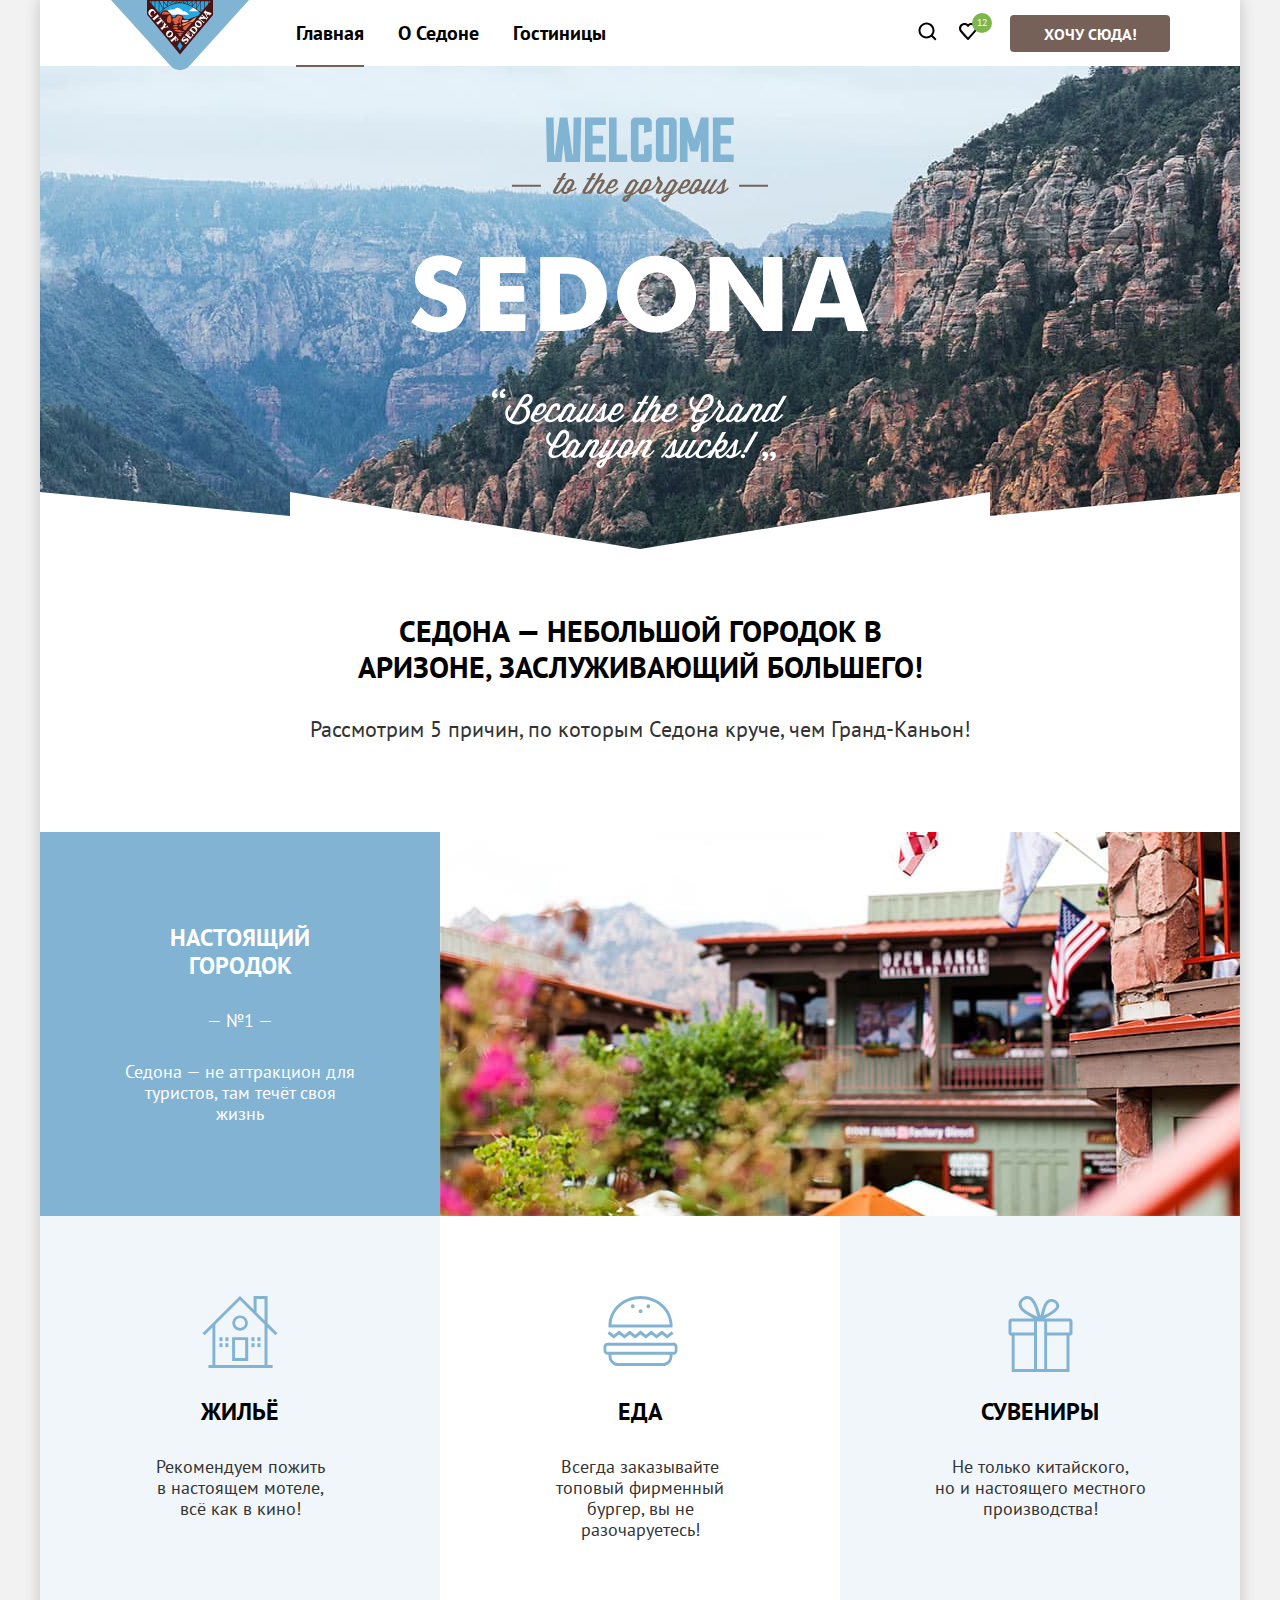
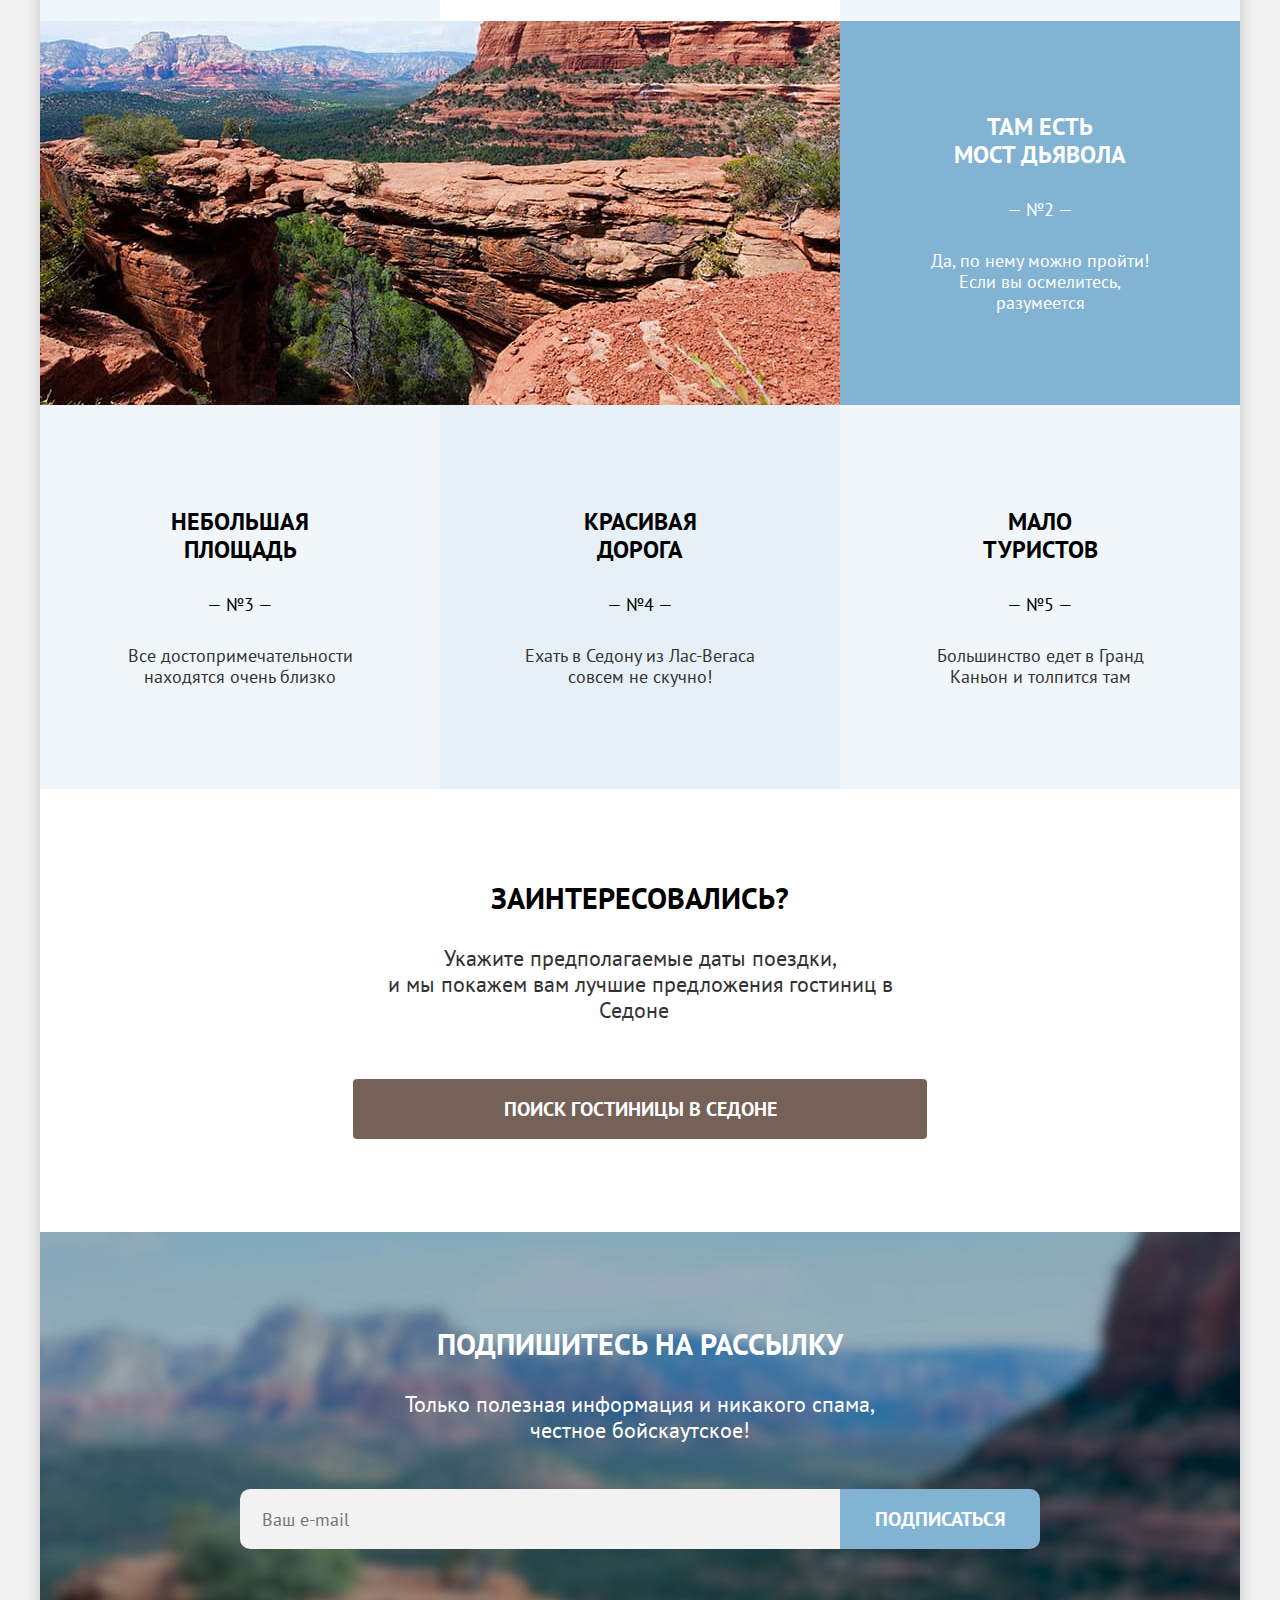
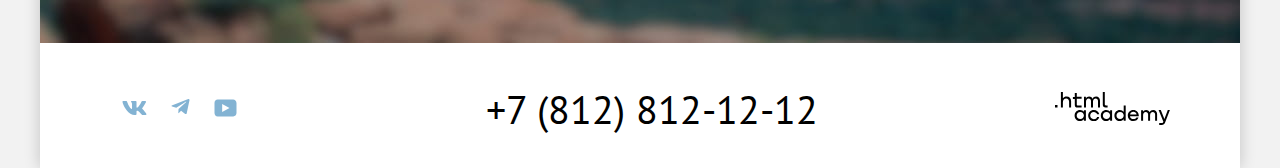
<file: index.html>
<!DOCTYPE html>
<html lang="ru">

  <head>
    <meta charset="utf-8">
    <title>Седона</title>
    <link rel="stylesheet" href="styles/styles.css">
    <link rel="icon" type="image/png" sizes="32x32" href="images/favicon.png"> <!-- 32×32 -->
  </head>

  <body>
    <div class="container">
      <header class="page-header">
        <nav class="navigation">
          <a class="navigation-logo" href="index.html">
            <img class="page-header-logo" alt="Логотип город Седона." src="images/vector-icons/logo-sedona.svg"
              width="139" height="70">
          </a>
          <ul class="navigation-list navigation-menu">
            <li class="navigation-item">
              <a class="navigation-link current-page" href="index.html">Главная</a>
            </li>
            <li class="navigation-item">
              <a class="navigation-link" href="#">О седоне</a>
            </li>
            <li class="navigation-item">
              <a class="navigation-link" href="catalog.html">Гостиницы</a>
            </li>
          </ul>

          <ul class="navigation-list navigation-user">
            <li class="navigation-item">
              <a class="navigation-link" href="#"><svg class="navigation-icon" width="20" height="20"
                  viewBox="0 0 20 20" fill="none" xmlns="http://www.w3.org/2000/svg">
                  <path
                    d="M19.5 18.0083L15.8 14.3287C16.8 13.0359 17.5 11.3453 17.5 9.4558C17.5 5.08011 13.9 1.5 9.5 1.5C5.1 1.5 1.5 5.17956 1.5 9.55525C1.5 13.9309 5.1 17.511 9.5 17.511C11.3 17.511 13 16.9144 14.4 15.8204L18.1 19.5L19.5 18.0083ZM9.5 15.5221C6.2 15.5221 3.5 12.837 3.5 9.55525C3.5 6.27348 6.2 3.5884 9.5 3.5884C12.8 3.5884 15.5 6.27348 15.5 9.55525C15.5 12.837 12.8 15.5221 9.5 15.5221Z"
                    fill="black" />
                </svg><span class="visually-hidden">Поиск.</span></a>
            </li>
            <li class="navigation-item">
              <a class="navigation-link" href="#"><svg class="navigation-icon favourite-icon" width="20" height="20"
                  viewBox="0 0 20 20" fill="none" xmlns="http://www.w3.org/2000/svg">
                  <path
                    d="M9.9 19C9.6 19 9.3 18.9 9.1 18.6C3.7 12.5 2.4 11.1 2.1 10.7C1.4 9.8 1 8.6 1 7.4C1 4.4 3.4 2 6.5 2C7.8 2 9 2.5 10 3.3C11 2.5 12.3 2 13.5 2C16.5 2 19 4.4 19 7.4C19 8.7 18.5 9.9 17.7 10.8L10.7 18.7C10.5 18.9 10.3 19 9.9 19ZM3.9 9.5C4.2 9.9 7.4 13.5 10 16.4L16.2 9.4C16.7 8.9 16.9 8.2 16.9 7.4C16.9 5.6 15.4 4.1 13.6 4.1C12.6 4.1 11.6 4.6 10.9 5.4C10.6 5.7 10.3 5.8 10 5.8C9.7 5.8 9.4 5.6 9.2 5.4C8.5 4.6 7.5 4.1 6.5 4.1C4.7 4.1 3.2 5.6 3.2 7.4C3.1 8.3 3.5 9 3.9 9.5C3.8 9.5 3.8 9.5 3.9 9.5Z"
                    fill="black" />
                </svg><span class="visually-hidden">Избранное.</span>
                <span class="favourite-counter">12</span>
              </a>
            </li>
            <li class="navigation-item">
              <a class="navigation-button button" href="#">Хочу сюда!</a>
            </li>
          </ul>
        </nav>
      </header>

      <main class="main-index main-container">

        <section class="logo">
          <h1 class="title visually-hidden">Седона</h1>
          <img class="main-logo" src="images/vector-icons/sedona-welcome-logo.svg" alt="Логотип города Седона."
            width="458" height="352">
        </section>

        <section class="subtitle">
          <h2 class="slogan">Седона — небольшой городок в Аризоне, заслуживающий большего!</h2>
          <p class="slogan-desc">Рассмотрим 5 причин, по которым Седона круче, чем Гранд-Каньон!</p>
        </section>

        <section class="advantages">
          <h2 class="advantages-title visually-hidden">Преимущества</h2>
          <ul class="advantages-list">
            <li class="advantages-item advantages-item-1">
              <div class="advantages-item-1-wrap">
                <div class="advantages-item-1-container">
                  <h3 class="advantages-item-title">Настоящий городок</h3>
                  <p class="advantages-number">— №1 —</p>
                  <p class="advantages-desc">Седона — не аттракцион для туристов, там течёт своя жизнь</p>
                </div>
                <img class="advantages-image" src="images/true-town-photo.jpg" width="800" height="384"
                  alt="Красивый вид на дом в Седоне.">
              </div>


              <ul class="advantages-list-other">
                <li class="advantages-item-other housing">
                  <div class="housing-container">
                    <h4 class="advantages-item-other-title">Жильё</h4>
                    <p class="advantages-item-other-desc">Рекомендуем пожить<br> в настоящем мотеле,<br> всё как в кино!
                    </p>
                  </div>
                </li>
                <li class="advantages-item-other eating">
                  <div class="eating-container">
                    <h4 class="advantages-item-other-title">Еда</h4>
                    <p class="advantages-item-other-desc">Всегда заказывайте<br> топовый фирменный бургер, вы не
                      разочаруетесь!</p>
                  </div>
                </li>
                <li class="advantages-item-other souvenir">
                  <div class="souvenir-container">
                    <h4 class="advantages-item-other-title">Сувениры</h4>
                    <p class="advantages-item-other-desc">Не только китайского,<br> но и настоящего местного
                      производства!
                    </p>
                  </div>
                </li>
              </ul>
            </li>

            <li class="advantages-item  advantages-item-2">
              <div class="advantages-item-2-wrap">
                <img class="advantages-image" src="images/devils-bridge.jpg" width="800" height="384"
                  alt="Мост дьявола в Седоне.">
                <div class="advantages-item-2-container">
                  <h3 class="advantages-item-title">Там есть <br>мост дьявола</h3>
                  <p class="advantages-number">— №2 —</p>
                  <p class="advantages-desc">Да, по нему можно пройти! Если вы осмелитесь, разумеется</p>
                </div>
              </div>
            </li>

            <li class="advantages-item  advantages-item-3">
              <div class="advantages-item-3-container">
                <h3 class="advantages-item-title">Небольшая площадь</h3>
                <p class="advantages-number">— №3 —</p>
                <p class="advantages-desc">Все достопримечательности находятся очень близко</p>
              </div>
            </li>

            <li class="advantages-item  advantages-item-4">
              <div class="advantages-item-4-container">
                <h3 class="advantages-item-title">Красивая <br>дорога</h3>
                <p class="advantages-number">— №4 —</p>
                <p class="advantages-desc">Ехать в Седону из Лас-Вегаса совсем не скучно!</p>
              </div>
            </li>

            <li class="advantages-item  advantages-item-5">
              <div class="advantages-item-5-container">
                <h3 class="advantages-item-title">Мало <br>туристов</h3>
                <p class="advantages-number">— №5 —</p>
                <p class="advantages-desc">Большинство едет в Гранд Каньон и толпится там</p>
              </div>
            </li>
          </ul>
        </section>
        <section class="search-product">
          <h2 class="search-product-title visually-hidden">Поиск гостиницы</h2>
          <p class="search-product-subtitle">Заинтересовались?</p>
          <p class="search-product-desc">Укажите предполагаемые даты поездки, <br>и мы покажем вам лучшие предложения
            гостиниц в Седоне&nbsp;&nbsp;</p>
          <a class="search-product-link button" href="catalog.html">Поиск гостиницы в Седоне</a>
        </section>
      </main>

      <footer class="page-footer">
        <section class="newsletter">
          <div class="newsletter-wrap">
            <h2 class="newsletter-title">Подпишитесь на рассылку</h2>
            <p class="newsletter-desc">Только полезная информация и никакого спама, честное бойскаутское!</p>
            <form class="newsletter-form" action="https://echo.htmlacademy.ru/" method="post">
              <input class="field" type="email" name="newsletter-email" placeholder="Ваш e-mail" required>
              <button class="button-second newsletter-button" type="submit">Подписаться</button>
            </form>
          </div>
        </section>

        <div class="footer-container">
          <section class="footer-socials">
            <h2 class="visually-hidden">Социальные сети</h2>
            <ul class="footer-socials-list">
              <li class="footer-socials-item">
                <a class="socials-button" href="https://vk.com/htmlacademy">
                  <svg class="social-icon" width="25" height="14" viewBox="0 0 25 14" fill="currentColor"
                    xmlns="http://www.w3.org/2000/svg">
                    <path fill-rule="evenodd" clip-rule="evenodd"
                      d="M23.9498 0.948C24.1158 0.402 23.9498 0 23.1548 0H20.5298C19.8618 0 19.5538 0.347 19.3868 0.73C19.3868 0.73 18.0518 3.926 16.1608 6.002C15.5488 6.604 15.2708 6.795 14.9368 6.795C14.7698 6.795 14.5188 6.604 14.5188 6.057V0.948C14.5188 0.292 14.3348 0 13.7788 0H9.65076C9.23376 0 8.98276 0.304 8.98276 0.593C8.98276 1.214 9.92876 1.358 10.0258 3.106V6.904C10.0258 7.737 9.87276 7.888 9.53876 7.888C8.64876 7.888 6.48376 4.677 5.19876 1.003C4.94976 0.288 4.69776 0 4.02676 0H1.39976C0.649756 0 0.499756 0.347 0.499756 0.73C0.499756 1.412 1.38976 4.8 4.64476 9.281C6.81476 12.341 9.86976 14 12.6528 14C14.3218 14 14.5278 13.632 14.5278 12.997V10.684C14.5278 9.947 14.6858 9.8 15.2148 9.8C15.6048 9.8 16.2718 9.992 17.8298 11.467C19.6098 13.216 19.9028 14 20.9048 14H23.5298C24.2798 14 24.6558 13.632 24.4398 12.904C24.2018 12.18 23.3518 11.129 22.2248 9.882C21.6128 9.172 20.6948 8.407 20.4158 8.024C20.0268 7.533 20.1378 7.314 20.4158 6.877C20.4158 6.877 23.6158 2.451 23.9488 0.948H23.9498Z"/>
                  </svg>
                  <span class="visually-hidden">ВКонакте.</span></a>
              </li>
              <li class="footer-socials-item">
                <a class="socials-button" href="https://t.me/htmlacademy">
                  <svg class="social-icon" width="19" height="16" viewBox="0 0 19 16" fill="currentColor"
                    xmlns="http://www.w3.org/2000/svg">
                    <path
                      d="M17.2853 0.0992597L1.34073 6.24776C0.252584 6.68481 0.258879 7.29184 1.14109 7.56253L5.23469 8.83953L14.7061 2.8637C15.1539 2.59121 15.5631 2.7378 15.2268 3.03636L7.55308 9.96185H7.55128L7.55308 9.96275L7.2707 14.1823C7.68438 14.1823 7.86693 13.9925 8.09895 13.7686L10.0873 11.8351L14.2232 14.89C14.9858 15.31 15.5334 15.0941 15.7232 14.1841L18.4382 1.38885C18.7161 0.274623 18.0128 -0.229883 17.2853 0.0992597Z"/>
                  </svg>
                  <span class="visually-hidden">Телеграм.</span></a>
              </li>
              <li class="footer-socials-item">
                <a class="socials-button" href="https://www.youtube.com/user/htmlacademyru">
                  <svg class="social-icon" width="23" height="18" viewBox="0 0 23 18" fill="currentColor"
                    xmlns="http://www.w3.org/2000/svg">
                    <path
                      d="M19.1072 0.5H3.67437C1.81368 0.5 0.500244 2.09375 0.500244 3.9V13.9937C0.500244 15.9062 1.81368 17.5 3.67437 17.5H19.3261C20.9679 17.5 22.5002 15.9062 22.5002 14.1V3.9C22.2813 2.09375 20.9679 0.5 19.1072 0.5ZM8.16194 13.0375V4.9625L15.4953 9L8.16194 13.0375Z"/>
                  </svg>
                  <span class="visually-hidden">Youtube.</span></a>
              </li>
            </ul>
          </section>

          <section class="contacts">
            <h2 class="visually-hidden">Контакты</h2>
            <a class="contacts-phone" href="tel:+78128121212">+7 (812) 812-12-12</a>
          </section>

          <section class="about-logo">
            <h2 class="visually-hidden">Разработчик</h2>
            <a class="about-logo-link" href="https://htmlacademy.ru/">
              <svg class="about-icon" width="115" height="33" viewBox="0 0 115 33" fill="currentColor"
                xmlns="http://www.w3.org/2000/svg">
                <g clip-path="url(#clip0_33719_526)">
                  <path fill-rule="evenodd" clip-rule="evenodd"
                    d="M7.9999 6.2C8.7999 5.2 9.9999 4.5 11.5999 4.5C14.2999 4.5 16.1999 6.4 16.0999 9.4V15.5H14.0999V9.8C14.0999 8 12.9999 6.6 11.1999 6.6C9.1999 6.6 7.8999 8.1 7.8999 10.2V15.5H5.8999V0H7.8999V6.2H7.9999ZM0 15.5V12.9H2.5V15.5H0ZM26.5999 4.79998H21.7999V1.09998H19.7999V4.89998H17.8999V6.89998H19.7999V12.9C19.7999 14.6 20.7999 15.6 22.4999 15.6H26.5999V13.6H22.8999C22.1999 13.6 21.7999 13.2 21.7999 12.5V6.79998H26.5999V4.79998ZM37.6 6.69998C38.2 5.39998 39.5 4.59998 41.1 4.59998C43.6 4.59998 45.1 6.39998 45 8.89997V15.4H43V9.09998C43 7.49998 42.1 6.49998 40.6 6.49998C39.4 6.49998 38 7.39998 38 9.79998V15.4H36V9.09998C36 7.49998 35.1 6.49998 33.6 6.49998C32 6.49998 31 7.99998 31 9.99998V15.4H29V4.79998H30.9V6.39998H31C31.6 5.39998 32.7 4.59998 34.1 4.59998C35.7 4.59998 36.9 5.49998 37.5 6.69998H37.6ZM47.8 12.7C47.8 14.4 48.8 15.4 50.6 15.4H52.6V13.4H50.9001C50.2001 13.4 49.8 13 49.8 12.3V0H47.8V12.7ZM25.0001 17.9C26.7001 17.9 28.0001 18.6 28.9001 19.7V18.2H30.9001V28.8H28.9001V27.2H28.8001C28.0001 28.3 26.8001 29.1 25.0001 29.1C21.9001 29.1 19.6001 26.8 19.6001 23.5C19.6001 20.2 21.9001 17.9 25.0001 17.9ZM21.7001 23.5C21.7001 25.5 23.1001 27.1 25.3001 27.1C27.5001 27.1 28.9001 25.4 28.9001 23.5C28.9001 21.5 27.5001 19.9 25.3001 19.9C23.1001 19.9 21.7001 21.5 21.7001 23.5ZM44.2 22C43.7 19.6 41.5999 17.9 38.7999 17.9C35.3999 17.9 33.2 20.4 33.2 23.5C33.2 26.6 35.3999 29.1 38.7999 29.1C41.5999 29.1 43.7 27.3 44.2 24.9H42.0999C41.7 26.2 40.3999 27.2 38.7999 27.2C36.5999 27.2 35.2 25.6 35.2 23.6C35.2 21.6 36.5999 20 38.7999 20C40.3999 20 41.5999 21 42.0999 22.2H44.2V22ZM51.2001 17.9C52.9001 17.9 54.2001 18.6 55.1 19.7V18.2H57.1V28.8H55.1V27.2H55C54.2001 28.3 53 29.1 51.2001 29.1C48.1001 29.1 45.8 26.8 45.8 23.5C45.8 20.2 48.1001 17.9 51.2001 17.9ZM47.9001 23.5C47.9001 25.5 49.3 27.1 51.5 27.1C53.6 27.1 55.1 25.4 55.1 23.5C55.1 21.5 53.7001 19.9 51.5 19.9C49.3 19.9 47.9001 21.5 47.9001 23.5ZM68.6999 19.8C67.7999 18.7 66.4999 17.9 64.7999 17.9C61.6999 17.9 59.3999 20.2 59.3999 23.5C59.3999 26.8 61.5999 29.1 64.7999 29.1C66.4999 29.1 67.7999 28.3 68.5999 27.3H68.6999V28.8H70.6999V13.4H68.6999V19.8ZM65.0999 27.1C62.8999 27.1 61.4999 25.5 61.4999 23.5C61.4999 21.5 62.8999 19.9 65.0999 19.9C67.2999 19.9 68.6999 21.5 68.6999 23.5C68.5999 25.5 67.1999 27.1 65.0999 27.1ZM72.8 23.5C72.8 20.4 75 17.9 78.3 17.9C81.8 17.9 84 20.6 83.8 24.2H75C75.1 25.8 76.5 27.1 78.4 27.1C79.8 27.1 80.9 26.5 81.4 25.5H83.5C82.8 27.8 80.8 29.1 78.3 29.1C74.9 29.1 72.8 26.5 72.8 23.5ZM81.6 22.4C81.3 20.8 80 19.8 78.3 19.8C76.6001 19.8 75.4 20.9 75.1 22.4H81.6ZM98.2001 17.9C96.6001 17.9 95.3001 18.7 94.6001 19.9H94.5001C93.9001 18.7 92.7001 17.9 91.1001 17.9C89.7001 17.9 88.6001 18.6 88.0001 19.7V18.2H86.1001V28.8H88.1001V23.4C88.1001 21.4 89.1001 20 90.7001 19.9C92.2001 19.9 93.1001 20.9 93.1001 22.5V28.8H95.1001V23.2C95.1001 20.8 96.5001 19.9 97.7001 19.9C99.2001 19.9 100.1 20.9 100.1 22.5V28.8H102.1V22.3C102.2 19.7 100.7 17.9 98.2001 17.9ZM105.8 18.1L109.4 27L112.8 18.1H114.9L110.2 30.3C109.5 32.1 108.5 32.9 106.7 32.9H104.2V30.9H106.7C107.7 30.9 108.1 30.6 108.4 29.7L103.6 18.1H105.8Z" />
                </g>
                <defs>
                  <clipPath id="clip0_33719_526">
                    <rect width="114.9" height="32.9" fill="white" />
                  </clipPath>
                </defs>
              </svg>
              <span class="visually-hidden">htmlacademy.</span></a>
          </section>
        </div>
      </footer>
    </div>

    <div class="modal-container modal-container-close">
      <div class="modal modal-search-hotel">
        <button class="modal-close-button" type="button">
          <span class="visually-hidden">Закрыть.</span>
        </button>
        <section class="modal-content">
          <h2 class="modal-title">Поиск гостиницы в Седоне</h2>
          <form class="search-hotel-form" action="https://echo.htmlacademy.ru/" method="post">
            <div class="field-group arrival-group">
              <label for="arrival-date">Дата Заезда:</label>
              <input class="modal-field" type="text" id="arrival-date" name="arrival-date"
                placeholder="27 апреля 2020" required>
              <p class="arrival-date-desc">Мы не можем отправить вас в прошлое.</p>
            </div>
            <div class="field-group departure-group">
              <label for="departure-date">Дата Выезда:</label>
              <input class="modal-field" type="text" id="departure-date" name="departure-date" placeholder="1 сентября 2021"
                required>
              <p class="departure-date-desc">На эти даты есть свободные номера. Пока есть.</p>
            </div>
            <div class="field-group adult-group">
              <label class="form-label" for="adult-amount">Взрослые:</label>
              <button class="button-minus" type="button">
                <span class="visually-hidden">Уменьшить.</span>
              </button>
              <input class="adult-amount-field modal-field" type="text" id="adult-amount" name="adult-amount"
                placeholder="2" required>
              <button class="button-plus" type="button">
                <span class="visually-hidden">Увеличить.</span>
              </button>
            </div>
            <div class="field-group children-group">
              <span class="form-label">
                <label class="form-label" for="children-amount">Дети:</label>
                <span class="tooltip">
                  <button class="tooltip-toggle" type="button" aria-labelledby="tooltip-label">
                    <span class="visually-hidden">Дополнительная информация.</span>
                    <svg class="tooltip-icon" width="1" height="9" viewBox="0 0 1 9" fill="none" xmlns="http://www.w3.org/2000/svg">
                      <g clip-path="url(#clip0_33716_651)">
                      <path d="M0 9H1L1 3H0L0 9Z" fill="white"/>
                      <path d="M1 0H0V1H1V0Z" fill="white"/>
                      </g>
                      <defs>
                      <clipPath id="clip0_33716_651">
                      <rect width="1" height="9" fill="white"/>
                      </clipPath>
                      </defs>
                      </svg>
                  </button>
                  <span class="tooltip-text" role="tooltip" id="tooltip-label">Укажите количество детей, которые будут с
                    вами, возраст которых от 6 до 18 лет. Дети до 6 лет размещаются бесплатно.</span>
                </span>
              </span>
              <button class="button-minus" type="button">
                <span class="visually-hidden">Уменьшить.</span>
              </button>
              <input class="children-amount-field modal-field" type="text" id="children-amount" name="children-amount"
                placeholder="1" required>
              <button class="button-plus" type="button">
                <span class="visually-hidden">Увеличить.</span>
              </button>
            </div>
            <button class="button-second modal-button" type="submit">
              Найти
            </button>
          </form>
        </section>
      </div>
    </div>
  </body>

</html>
</file>
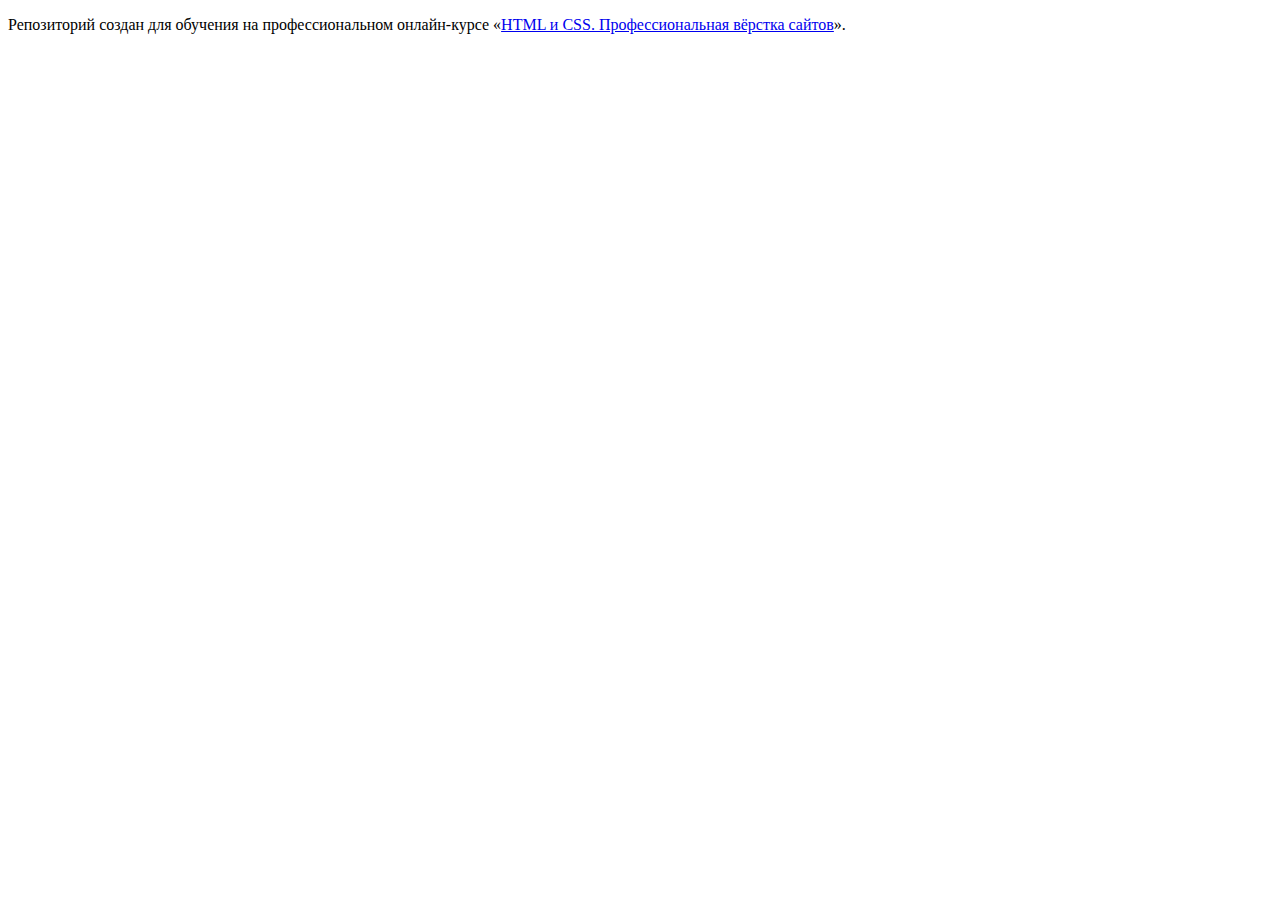
<file: 1/index.html>
<!DOCTYPE html>
<html lang="ru">
  <head>
    <meta charset="utf-8">
    <title>HTML Academy: Седона</title>
    <base href="https://htmlacademy-htmlcss.github.io/791627-sedona-34/1/">
</head>
  <body>

    <p>Репозиторий создан для обучения на профессиональном онлайн‑курсе «<a href="https://htmlacademy.ru/intensive/htmlcss">HTML и CSS. Профессиональная вёрстка сайтов</a>».</p>

  </body>
</html>
</file>
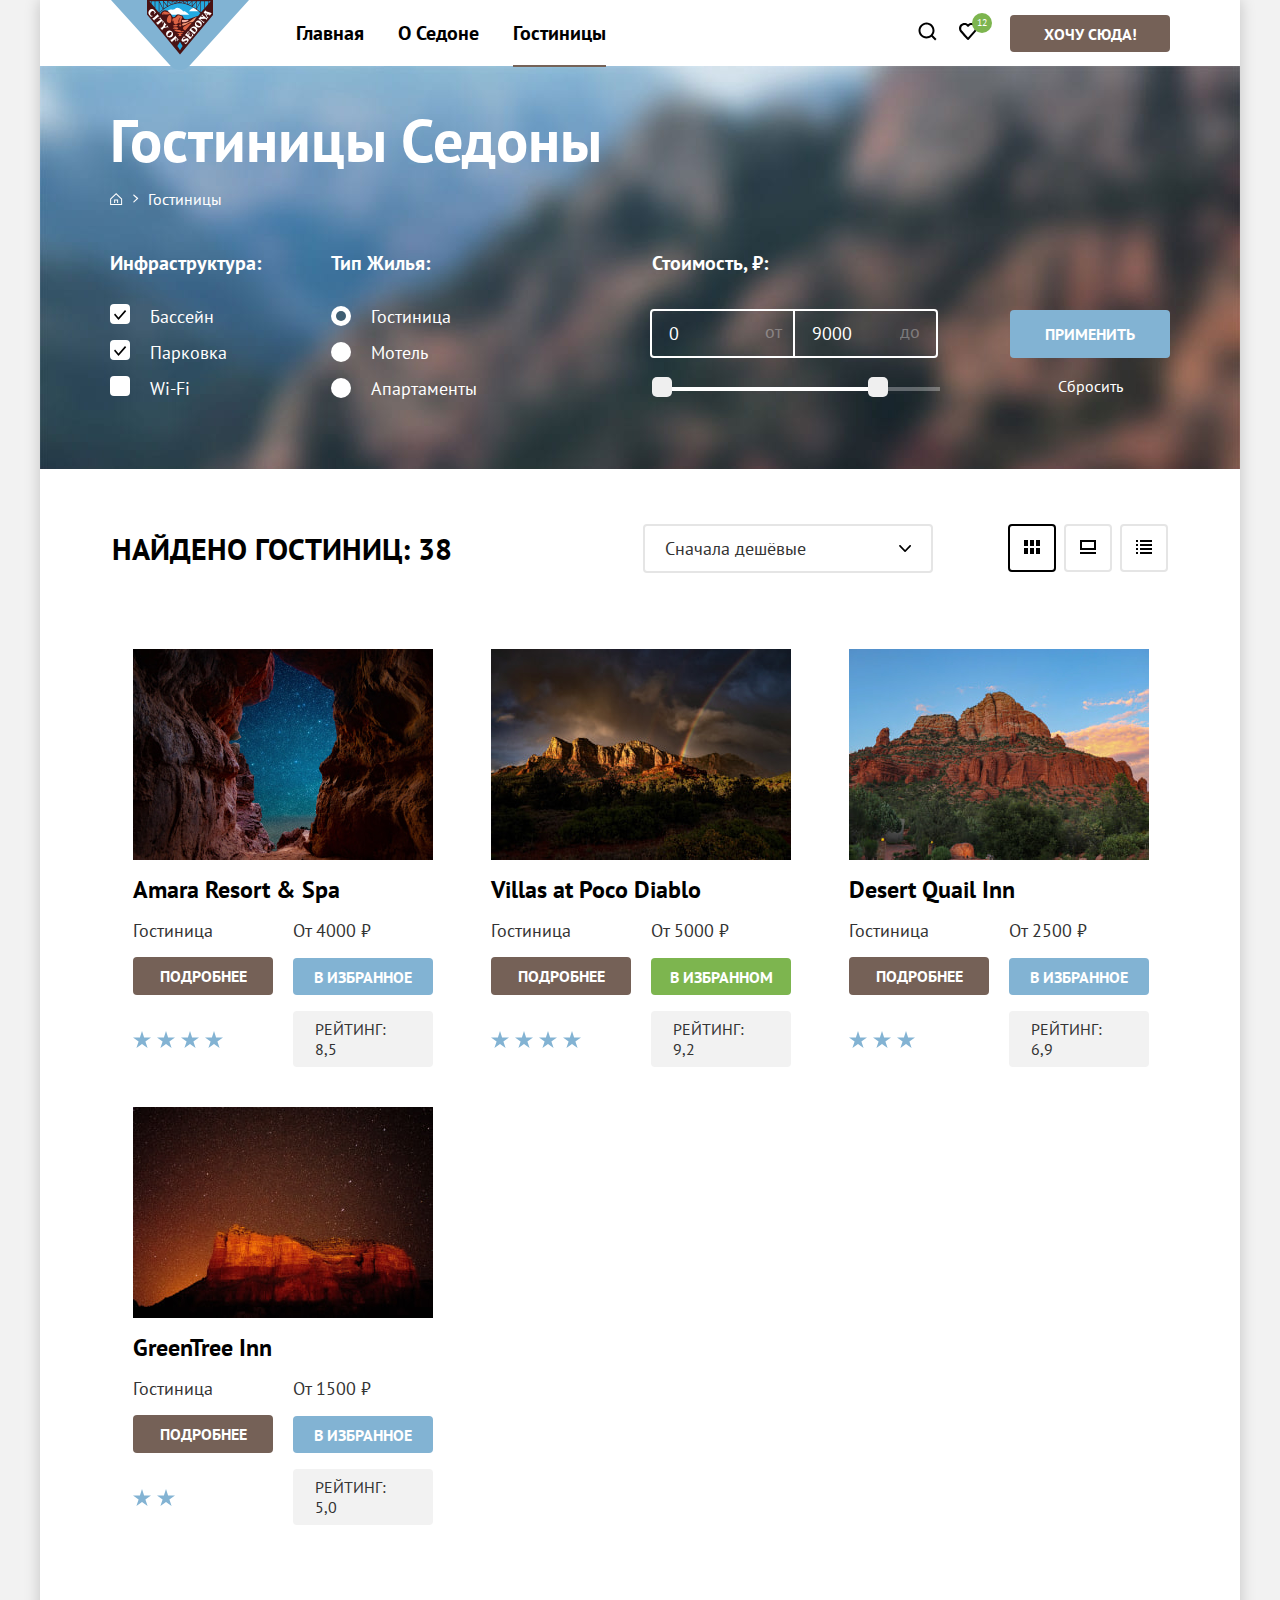
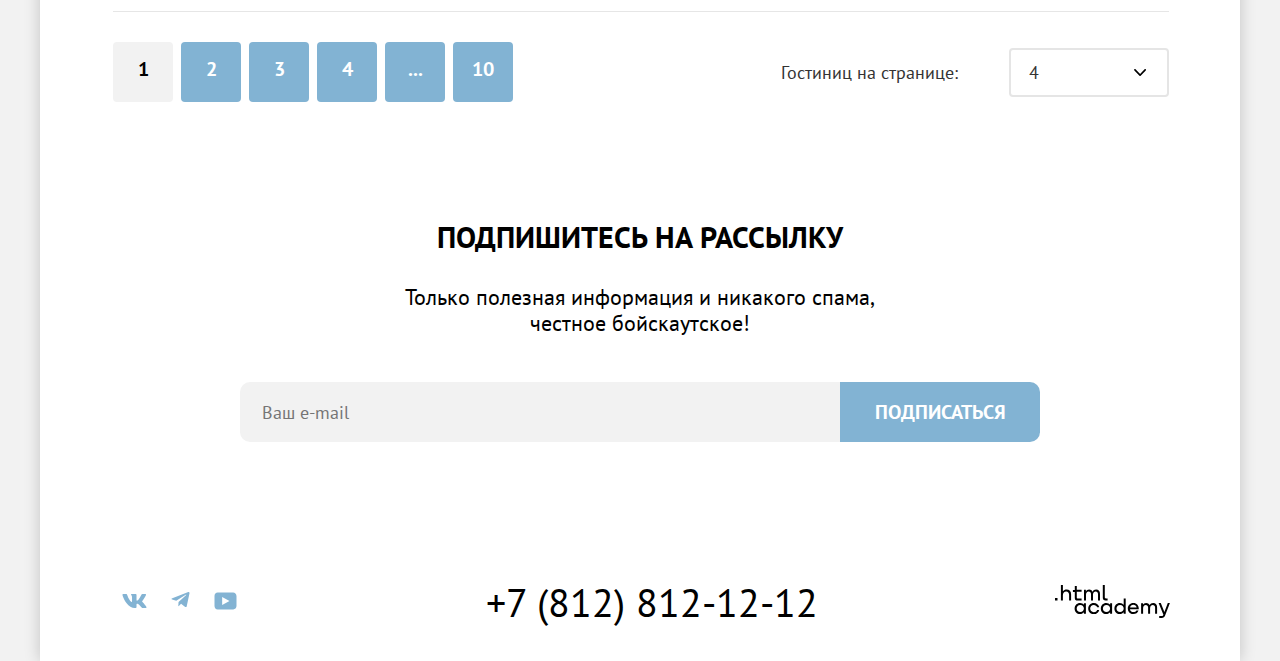
<file: catalog.html>
<!DOCTYPE html>
<html lang="ru">

  <head>
    <meta charset="utf-8">
    <title>Седона</title>
    <link rel="stylesheet" href="styles/styles.css">
    <link rel="icon" type="image/png" sizes="32x32" href="images/favicon.png">
  </head>

  <body>
    <div class="container">
      <header class="page-header">
        <nav class="navigation">
          <a class="navigation-logo" href="index.html">
            <img class="page-header-logo" alt="Логотип город Седона." src="images/vector-icons/logo-sedona.svg"
              width="139" height="70">
          </a>
          <ul class="navigation-list navigation-menu">
            <li class="navigation-item">
              <a class="navigation-link" href="index.html">Главная</a>
            </li>
            <li class="navigation-item">
              <a class="navigation-link" href="#">О седоне</a>
            </li>
            <li class="navigation-item">
              <a class="navigation-link current-page" href="catalog.html">Гостиницы</a>
            </li>
          </ul>

          <ul class="navigation-list navigation-user">
            <li class="navigation-item">
              <a class="navigation-link" href="#"><svg class="navigation-icon" width="20" height="20"
                  viewBox="0 0 20 20" fill="none" xmlns="http://www.w3.org/2000/svg">
                  <path
                    d="M19.5 18.0083L15.8 14.3287C16.8 13.0359 17.5 11.3453 17.5 9.4558C17.5 5.08011 13.9 1.5 9.5 1.5C5.1 1.5 1.5 5.17956 1.5 9.55525C1.5 13.9309 5.1 17.511 9.5 17.511C11.3 17.511 13 16.9144 14.4 15.8204L18.1 19.5L19.5 18.0083ZM9.5 15.5221C6.2 15.5221 3.5 12.837 3.5 9.55525C3.5 6.27348 6.2 3.5884 9.5 3.5884C12.8 3.5884 15.5 6.27348 15.5 9.55525C15.5 12.837 12.8 15.5221 9.5 15.5221Z"
                    fill="black" />
                </svg><span class="visually-hidden">Поиск.</span></a>
            </li>
            <li class="navigation-item">
              <a class="navigation-link" href="#"><svg class="navigation-icon favourite-icon" width="20" height="20"
                  viewBox="0 0 20 20" fill="none" xmlns="http://www.w3.org/2000/svg">
                  <path
                    d="M9.9 19C9.6 19 9.3 18.9 9.1 18.6C3.7 12.5 2.4 11.1 2.1 10.7C1.4 9.8 1 8.6 1 7.4C1 4.4 3.4 2 6.5 2C7.8 2 9 2.5 10 3.3C11 2.5 12.3 2 13.5 2C16.5 2 19 4.4 19 7.4C19 8.7 18.5 9.9 17.7 10.8L10.7 18.7C10.5 18.9 10.3 19 9.9 19ZM3.9 9.5C4.2 9.9 7.4 13.5 10 16.4L16.2 9.4C16.7 8.9 16.9 8.2 16.9 7.4C16.9 5.6 15.4 4.1 13.6 4.1C12.6 4.1 11.6 4.6 10.9 5.4C10.6 5.7 10.3 5.8 10 5.8C9.7 5.8 9.4 5.6 9.2 5.4C8.5 4.6 7.5 4.1 6.5 4.1C4.7 4.1 3.2 5.6 3.2 7.4C3.1 8.3 3.5 9 3.9 9.5C3.8 9.5 3.8 9.5 3.9 9.5Z"
                    fill="black" />
                </svg><span class="visually-hidden favourite">Избранное.</span>
                <span class="favourite-counter">12</span>
              </a>
            </li>
            <li class="navigation-item">
              <a class="navigation-button button" href="#">Хочу сюда!</a>
            </li>
          </ul>
        </nav>
      </header>

      <main class="main-inner catalog-container">
        <section class="main-catalog">
          <div class="main-catalog-header">
            <h1 class="catalog-title">Гостиницы Седоны</h1>

            <ul class="breadcrumbs">
              <li class="breadcrumbs-item home-link">
                <a class="breadcrumbs-link" href="index.html">
                  <svg class="breadcrumbs-icon" width="13" height="12" viewBox="0 0 13 12" fill="currentColor"
                    xmlns="http://www.w3.org/2000/svg">
                    <path
                      d="M6.11426 0L0.114258 5.80006V12.0001H12.1143V5.80006L6.11426 0ZM11.1143 11.0001H1.11426V6.20005L6.11426 1.4L11.1143 6.20005V11.0001Z" />
                    <path d="M4.11426 10.0001H5.11426V7.50005H7.11426V10.0001H8.11426V6.50005H4.11426V10.0001Z" />
                  </svg>
                  <span class="visually-hidden">Главная.</span></a>
              </li>
              <li class="breadcrumbs-item">
                <a class="breadcrumbs-link">Гостиницы</a>
              </li>
            </ul>

            <h2 class="visually-hidden">Фильтр параметров гостиниц</h2>

            <form class="catalog-filter-form" action="https://echo.htmlacademy.ru/" method="get">
              <fieldset class="catalog-filter-group">
                <legend class="catalog-filter-title">Инфраструктура:</legend>
                <ul class="catalog-filter-list">
                  <li class="catalog-filter-item">
                    <label class="control">
                      <input class="control-input visually-hidden" type="checkbox" name="swimming-pool" checked>
                      <span class="control-mark"></span>
                      <span>Бассейн</span>
                    </label>
                  </li>
                  <li class="catalog-filter-item">
                    <label class="control">
                      <input class="control-input visually-hidden" type="checkbox" name="parking" checked>
                      <span class="control-mark"></span>
                      <span>Парковка</span>
                    </label>
                  </li>
                  <li class="catalog-filter-item">
                    <label class="control">
                      <input class="control-input visually-hidden" type="checkbox" name="wi-fi">
                      <span class="control-mark"></span>
                      <span>Wi-Fi</span>
                    </label>
                  </li>
                </ul>
              </fieldset>

              <fieldset class="catalog-filter-group">
                <legend class="catalog-filter-title">Тип жилья:</legend>
                <ul class="catalog-filter-list">
                  <li class="catalog-filter-item">
                    <label class="control">
                      <input class="control-input visually-hidden" type="radio" name="product-group" value="hotel"
                        checked>
                      <span class="control-mark"></span>
                      <span>Гостиница</span>
                    </label>
                  </li>
                  <li class="catalog-filter-item">
                    <label class="control">
                      <input class="control-input visually-hidden" type="radio" name="product-group" value="motel">
                      <span class="control-mark"></span>
                      <span>Мотель</span>
                    </label>
                  </li>
                  <li class="catalog-filter-item">
                    <label class="control">
                      <input class="control-input visually-hidden" type="radio" name="product-group" value="apartments">
                      <span class="control-mark"></span>
                      <span>Апартаменты</span>
                    </label>
                  </li>
                </ul>
              </fieldset>

              <fieldset class="catalog-filter-group">
                <legend class="catalog-filter-title">Стоимоcть, ₽:</legend>
                <div class="range-wrapper-inputs">
                  <input class="price-input-min" id="price-min" type="text" name="price-min" placeholder="0">
                  <label class="price-min-label" for="price-min">от</label>
                  <input class="price-input-max" id="price-max" type="text" name="price-max" placeholder="9000">
                  <label class="price-max-label" for="price-max">до</label>
                </div>

                <div class="range">
                  <div class="range-scale">
                    <div class="range-bar" style="width: 227px">
                      <button class="range-toggle toggle-min" type="button">
                        <span class="visually-hidden">
                          Изменить минимальную цену.
                        </span>
                      </button>
                      <button class="range-toggle toggle-max" type="button">
                        <span class="visually-hidden">
                          Изменить максимальную цену.
                        </span>
                      </button>
                    </div>
                  </div>
                </div>

              </fieldset>
              <div class="catalog-filter-btn">
                <button class="button-second" type="submit" name="submit">Применить</button>
                <button class="button-reset" type="reset" name="reset">Сбросить</button>
              </div>
            </form>
          </div>
        </section>

        <section class="catalog-filter-results">
          <h2 class="catalog-filter-results-title visually-hidden">Результаты поиска гостиниц</h2>
          <div class="filter-results-container">
            <span class="catalog-filter-results-count">Найдено гостиниц: 38</span>
            <select class="select catalog-filter-select" name="sorting">
              <option value="cheap">Сначала дешёвые</option>
              <option value="expensive">Сначала дорогие</option>
              <option value="popular">Сначала популярные</option>
            </select>
            <div class="btn-wrap">
            <div class="btn-group">
              <button class="btn-grouping btn-tile" type="button">
                <svg class="grouping-icon" width="20" height="20" viewBox="0 0 20 20" fill="none"
                  xmlns="http://www.w3.org/2000/svg">
                  <path d="M6 3H2V9H6V3Z" fill="black" />
                  <path d="M18 3H14V9H18V3Z" fill="black" />
                  <path d="M12 3H8V9H12V3Z" fill="black" />
                  <path d="M6 11H2V17H6V11Z" fill="black" />
                  <path d="M18 11H14V17H18V11Z" fill="black" />
                  <path d="M12 11H8V17H12V11Z" fill="black" />
                </svg>
                <span class="visually-hidden">Компактный вид.</span></button>
              <button class="btn-grouping btn-slideshow" type="button">
                <svg class="grouping-icon" width="20" height="20" viewBox="0 0 20 20" fill="none"
                  xmlns="http://www.w3.org/2000/svg">
                  <path d="M18 15H2V17H18V15Z" fill="black" />
                  <path d="M16 5V11H4V5H16ZM18 3H2V13H18V3Z" fill="black" />
                </svg>
                <span class="visually-hidden">Большие фото.</span></button>
              <button class="btn-grouping btn-list" type="button">
                <svg class="grouping-icon" width="20" height="20" viewBox="0 0 20 20" fill="none"
                  xmlns="http://www.w3.org/2000/svg">
                  <path d="M4 3H2V5H4V3Z" fill="black" />
                  <path d="M18 3H6V5H18V3Z" fill="black" />
                  <path d="M4 7H2V9H4V7Z" fill="black" />
                  <path d="M18 7H6V9H18V7Z" fill="black" />
                  <path d="M4 11H2V13H4V11Z" fill="black" />
                  <path d="M18 11H6V13H18V11Z" fill="black" />
                  <path d="M4 15H2V17H4V15Z" fill="black" />
                  <path d="M18 15H6V17H18V15Z" fill="black" />
                </svg>
                <span class="visually-hidden">Списком.</span></button>
            </div>
          </div>
          </div>

          <ul class="product-list">
            <li class="product-card">
              <a class="product-card-link-image" href="#">
                <img class="product-card-image" src="images/catalog/hotel-amara.jpg" width="300" height="211"
                  alt="Вид на звездное небо через горы.">
              </a>
              <a class="product-card-link-title" href="#">
                <h3 class="product-card-title">Amara Resort & Spa</h3>
              </a>
              <span class="product-card-type">Гостиница</span>
              <span class="product-card-price">От 4000 ₽</span>
              <a class="product-card-link-more button" href="#">Подробнее</a>
              <a class="favourites-link button-second" href="#">В избранное</a>
              <div class="rating-stars">
                <img class="star" src="images/vector-icons/star.svg" alt="Рэйтинг 4 звезды из 5." width="17" height="18">
                <img class="star" src="images/vector-icons/star.svg" alt="" width="17" height="18">
                <img class="star" src="images/vector-icons/star.svg" alt="" width="17" height="18">
                <img class="star" src="images/vector-icons/star.svg" alt="" width="17" height="18">
              </div>
              <span class="rating-text">Рейтинг: 8,5</span>
            </li>

            <li class="product-card">
              <a class="product-card-link-image" href="#">
                <img class="product-card-image" src="images/catalog/hotel-villas.jpg" width="300" height="211"
                  alt="Горы на фоне тучи и радуги.">
              </a>
              <a class="product-card-link-title" href="#">
                <h3 class="product-card-title">Villas at Poco Diablo</h3>
              </a>
              <span class="product-card-type">Гостиница</span>
              <span class="product-card-price">От 5000 ₽</span>
              <a class="product-card-link-more button" href="#">Подробнее</a>
              <a class="favourites-link button-added" href="#">В избранном</a>
              <div class="rating-stars">
                <img class="star" src="images/vector-icons/star.svg" alt="Рэйтинг 4 звезды из 5." width="17" height="18">
                <img class="star" src="images/vector-icons/star.svg" alt="" width="17" height="18">
                <img class="star" src="images/vector-icons/star.svg" alt="" width="17" height="18">
                <img class="star" src="images/vector-icons/star.svg" alt="" width="17" height="18">
              </div>
              <span class="rating-text">Рейтинг: 9,2</span>
            </li>

            <li class="product-card">
              <a class="product-card-link-image" href="#">
                <img class="product-card-image" src="images/catalog/hotel-desert.jpg" width="300" height="211"
                  alt="Горы на фоне ясного.">
              </a>
              <a class="product-card-link-title" href="#">
                <h3 class="product-card-title">Desert Quail Inn</h3>
              </a>
              <span class="product-card-type">Гостиница</span>
              <span class="product-card-price">От 2500 ₽</span>
              <a class="product-card-link-more button" href="#">Подробнее</a>
              <a class="favourites-link button button-second" href="#">В избранное</a>
              <div class="rating-stars">
                <img class="star" src="images/vector-icons/star.svg" alt="Рэйтинг 3 звезды из 5." width="17" height="18">
                <img class="star" src="images/vector-icons/star.svg" alt="" width="17" height="18">
                <img class="star" src="images/vector-icons/star.svg" alt="" width="17" height="18">
              </div>
              <span class="rating-text">Рейтинг: 6,9</span>
            </li>

            <li class="product-card">
              <a class="product-card-link-image" href="#">
                <img class="product-card-image" src="images/catalog/hotel-greentree.jpg" width="300" height="211"
                  alt="Горы на фоне ночного звёздного неба.">
              </a>
              <a class="product-card-link-title" href="#">
                <h3 class="product-card-title">GreenTree Inn</h3>
              </a>
              <span class="product-card-type">Гостиница</span>
              <span class="product-card-price">От 1500 ₽</span>
              <a class="product-card-link-more button" href="#">Подробнее</a>
              <a class="favourites-link button button-second" href="#">В избранное</a>
              <div class="rating-stars">
                <img class="star" src="images/vector-icons/star.svg" alt="Рэйтинг 2 звезды из 5." width="17" height="18">
                <img class="star" src="images/vector-icons/star.svg" alt="" width="17" height="18">
              </div>
              <span class="rating-text">Рейтинг: 5,0</span>
            </li>
          </ul>

          <div class="pagination">
            <ul class="pagination-list">
              <li class="pagination-item">
                <a class="pagination-link pagination-current button-second">1</a>
              </li>
              <li class="pagination-item">
                <a class="pagination-link button-second" href="#">2</a>
              </li>
              <li class="pagination-item">
                <a class="pagination-link button-second" href="#">3</a>
              </li>
              <li class="pagination-item">
                <a class="pagination-link button-second" href="#">4</a>
              </li>
              <li class="pagination-item">
                <a class="pagination-link button-second" href="#">...</a>
              </li>
              <li class="pagination-item">
                <a class="pagination-link button-second" href="#">10</a>
              </li>
            </ul>

            <label class="product-on-page">
              <span>Гостиниц на странице:</span>
              <select class="product-on-page-select select" name="product-on-page-count">
                <option value="4">4</option>
                <option value="4">5</option>
                <option value="4">6</option>
              </select>
            </label>
          </div>
        </section>
      </main>

      <footer class="page-footer">
        <section class="newsletter-catalog">
          <div class="newsletter-wrap">
            <h2 class="newsletter-title">Подпишитесь на рассылку</h2>
            <p class="newsletter-desc">Только полезная информация и никакого спама, честное бойскаутское!</p>
            <form class="newsletter-form" action="https://echo.htmlacademy.ru/" method="post">
              <input class="field" type="email" name="newsletter-email" placeholder="Ваш e-mail" required>
              <button class="button-second newsletter-button" type="submit">Подписаться</button>
            </form>
          </div>
        </section>

        <div class="footer-container">
          <section class="footer-socials">
            <h2 class="visually-hidden">Социальные сети</h2>
            <ul class="footer-socials-list">
              <li class="footer-socials-item">
                <a class="socials-button" href="https://vk.com/htmlacademy">
                  <svg class="social-icon" width="25" height="14" viewBox="0 0 25 14" fill="currentColor"
                    xmlns="http://www.w3.org/2000/svg">
                    <path fill-rule="evenodd" clip-rule="evenodd"
                      d="M23.9498 0.948C24.1158 0.402 23.9498 0 23.1548 0H20.5298C19.8618 0 19.5538 0.347 19.3868 0.73C19.3868 0.73 18.0518 3.926 16.1608 6.002C15.5488 6.604 15.2708 6.795 14.9368 6.795C14.7698 6.795 14.5188 6.604 14.5188 6.057V0.948C14.5188 0.292 14.3348 0 13.7788 0H9.65076C9.23376 0 8.98276 0.304 8.98276 0.593C8.98276 1.214 9.92876 1.358 10.0258 3.106V6.904C10.0258 7.737 9.87276 7.888 9.53876 7.888C8.64876 7.888 6.48376 4.677 5.19876 1.003C4.94976 0.288 4.69776 0 4.02676 0H1.39976C0.649756 0 0.499756 0.347 0.499756 0.73C0.499756 1.412 1.38976 4.8 4.64476 9.281C6.81476 12.341 9.86976 14 12.6528 14C14.3218 14 14.5278 13.632 14.5278 12.997V10.684C14.5278 9.947 14.6858 9.8 15.2148 9.8C15.6048 9.8 16.2718 9.992 17.8298 11.467C19.6098 13.216 19.9028 14 20.9048 14H23.5298C24.2798 14 24.6558 13.632 24.4398 12.904C24.2018 12.18 23.3518 11.129 22.2248 9.882C21.6128 9.172 20.6948 8.407 20.4158 8.024C20.0268 7.533 20.1378 7.314 20.4158 6.877C20.4158 6.877 23.6158 2.451 23.9488 0.948H23.9498Z"/>
                  </svg>
                  <span class="visually-hidden">ВКонакте.</span></a>
              </li>
              <li class="footer-socials-item">
                <a class="socials-button" href="https://t.me/htmlacademy">
                  <svg class="social-icon" width="19" height="16" viewBox="0 0 19 16" fill="currentColor"
                    xmlns="http://www.w3.org/2000/svg">
                    <path
                      d="M17.2853 0.0992597L1.34073 6.24776C0.252584 6.68481 0.258879 7.29184 1.14109 7.56253L5.23469 8.83953L14.7061 2.8637C15.1539 2.59121 15.5631 2.7378 15.2268 3.03636L7.55308 9.96185H7.55128L7.55308 9.96275L7.2707 14.1823C7.68438 14.1823 7.86693 13.9925 8.09895 13.7686L10.0873 11.8351L14.2232 14.89C14.9858 15.31 15.5334 15.0941 15.7232 14.1841L18.4382 1.38885C18.7161 0.274623 18.0128 -0.229883 17.2853 0.0992597Z"/>
                  </svg>
                  <span class="visually-hidden">Телеграм.</span></a>
              </li>
              <li class="footer-socials-item">
                <a class="socials-button" href="https://www.youtube.com/user/htmlacademyru">
                  <svg class="social-icon" width="23" height="18" viewBox="0 0 23 18" fill="currentColor"
                    xmlns="http://www.w3.org/2000/svg">
                    <path
                      d="M19.1072 0.5H3.67437C1.81368 0.5 0.500244 2.09375 0.500244 3.9V13.9937C0.500244 15.9062 1.81368 17.5 3.67437 17.5H19.3261C20.9679 17.5 22.5002 15.9062 22.5002 14.1V3.9C22.2813 2.09375 20.9679 0.5 19.1072 0.5ZM8.16194 13.0375V4.9625L15.4953 9L8.16194 13.0375Z"/>
                  </svg>
                  <span class="visually-hidden">Youtube.</span></a>
              </li>
            </ul>
          </section>

          <section class="contacts">
            <h2 class="visually-hidden">Контакты</h2>
            <a class="contacts-phone" href="tel:+78128121212">+7 (812) 812-12-12</a>
          </section>

          <section class="about-logo">
            <h2 class="visually-hidden">Разработчик</h2>
            <a class="about-logo-link" href="https://htmlacademy.ru/">
              <svg class="about-icon" width="115" height="33" viewBox="0 0 115 33" fill="currentColor"
                xmlns="http://www.w3.org/2000/svg">
                <g clip-path="url(#clip0_33719_526)">
                  <path fill-rule="evenodd" clip-rule="evenodd"
                    d="M7.9999 6.2C8.7999 5.2 9.9999 4.5 11.5999 4.5C14.2999 4.5 16.1999 6.4 16.0999 9.4V15.5H14.0999V9.8C14.0999 8 12.9999 6.6 11.1999 6.6C9.1999 6.6 7.8999 8.1 7.8999 10.2V15.5H5.8999V0H7.8999V6.2H7.9999ZM0 15.5V12.9H2.5V15.5H0ZM26.5999 4.79998H21.7999V1.09998H19.7999V4.89998H17.8999V6.89998H19.7999V12.9C19.7999 14.6 20.7999 15.6 22.4999 15.6H26.5999V13.6H22.8999C22.1999 13.6 21.7999 13.2 21.7999 12.5V6.79998H26.5999V4.79998ZM37.6 6.69998C38.2 5.39998 39.5 4.59998 41.1 4.59998C43.6 4.59998 45.1 6.39998 45 8.89997V15.4H43V9.09998C43 7.49998 42.1 6.49998 40.6 6.49998C39.4 6.49998 38 7.39998 38 9.79998V15.4H36V9.09998C36 7.49998 35.1 6.49998 33.6 6.49998C32 6.49998 31 7.99998 31 9.99998V15.4H29V4.79998H30.9V6.39998H31C31.6 5.39998 32.7 4.59998 34.1 4.59998C35.7 4.59998 36.9 5.49998 37.5 6.69998H37.6ZM47.8 12.7C47.8 14.4 48.8 15.4 50.6 15.4H52.6V13.4H50.9001C50.2001 13.4 49.8 13 49.8 12.3V0H47.8V12.7ZM25.0001 17.9C26.7001 17.9 28.0001 18.6 28.9001 19.7V18.2H30.9001V28.8H28.9001V27.2H28.8001C28.0001 28.3 26.8001 29.1 25.0001 29.1C21.9001 29.1 19.6001 26.8 19.6001 23.5C19.6001 20.2 21.9001 17.9 25.0001 17.9ZM21.7001 23.5C21.7001 25.5 23.1001 27.1 25.3001 27.1C27.5001 27.1 28.9001 25.4 28.9001 23.5C28.9001 21.5 27.5001 19.9 25.3001 19.9C23.1001 19.9 21.7001 21.5 21.7001 23.5ZM44.2 22C43.7 19.6 41.5999 17.9 38.7999 17.9C35.3999 17.9 33.2 20.4 33.2 23.5C33.2 26.6 35.3999 29.1 38.7999 29.1C41.5999 29.1 43.7 27.3 44.2 24.9H42.0999C41.7 26.2 40.3999 27.2 38.7999 27.2C36.5999 27.2 35.2 25.6 35.2 23.6C35.2 21.6 36.5999 20 38.7999 20C40.3999 20 41.5999 21 42.0999 22.2H44.2V22ZM51.2001 17.9C52.9001 17.9 54.2001 18.6 55.1 19.7V18.2H57.1V28.8H55.1V27.2H55C54.2001 28.3 53 29.1 51.2001 29.1C48.1001 29.1 45.8 26.8 45.8 23.5C45.8 20.2 48.1001 17.9 51.2001 17.9ZM47.9001 23.5C47.9001 25.5 49.3 27.1 51.5 27.1C53.6 27.1 55.1 25.4 55.1 23.5C55.1 21.5 53.7001 19.9 51.5 19.9C49.3 19.9 47.9001 21.5 47.9001 23.5ZM68.6999 19.8C67.7999 18.7 66.4999 17.9 64.7999 17.9C61.6999 17.9 59.3999 20.2 59.3999 23.5C59.3999 26.8 61.5999 29.1 64.7999 29.1C66.4999 29.1 67.7999 28.3 68.5999 27.3H68.6999V28.8H70.6999V13.4H68.6999V19.8ZM65.0999 27.1C62.8999 27.1 61.4999 25.5 61.4999 23.5C61.4999 21.5 62.8999 19.9 65.0999 19.9C67.2999 19.9 68.6999 21.5 68.6999 23.5C68.5999 25.5 67.1999 27.1 65.0999 27.1ZM72.8 23.5C72.8 20.4 75 17.9 78.3 17.9C81.8 17.9 84 20.6 83.8 24.2H75C75.1 25.8 76.5 27.1 78.4 27.1C79.8 27.1 80.9 26.5 81.4 25.5H83.5C82.8 27.8 80.8 29.1 78.3 29.1C74.9 29.1 72.8 26.5 72.8 23.5ZM81.6 22.4C81.3 20.8 80 19.8 78.3 19.8C76.6001 19.8 75.4 20.9 75.1 22.4H81.6ZM98.2001 17.9C96.6001 17.9 95.3001 18.7 94.6001 19.9H94.5001C93.9001 18.7 92.7001 17.9 91.1001 17.9C89.7001 17.9 88.6001 18.6 88.0001 19.7V18.2H86.1001V28.8H88.1001V23.4C88.1001 21.4 89.1001 20 90.7001 19.9C92.2001 19.9 93.1001 20.9 93.1001 22.5V28.8H95.1001V23.2C95.1001 20.8 96.5001 19.9 97.7001 19.9C99.2001 19.9 100.1 20.9 100.1 22.5V28.8H102.1V22.3C102.2 19.7 100.7 17.9 98.2001 17.9ZM105.8 18.1L109.4 27L112.8 18.1H114.9L110.2 30.3C109.5 32.1 108.5 32.9 106.7 32.9H104.2V30.9H106.7C107.7 30.9 108.1 30.6 108.4 29.7L103.6 18.1H105.8Z" />
                </g>
                <defs>
                  <clipPath id="clip0_33719_526">
                    <rect width="114.9" height="32.9" fill="white" />
                  </clipPath>
                </defs>
              </svg>
              <span class="visually-hidden">htmlacademy.</span></a>
          </section>
        </div>
      </footer>
    </div>
  </body>

</html>
</file>
<file: styles/styles.css>
@font-face {
  font-family: "PT Sans";
  font-style: normal;
  font-weight: 400;
  src: url("../fonts/ptsans-400.woff2") format("woff2");
  font-display: swap;
}

@font-face {
  font-family: "PT Sans";
  font-style: normal;
  font-weight: 700;
  src: url("../fonts/ptsans-700.woff2") format("woff2");
  font-display: swap;
}

html {
  height: 100%;
}

body {
  min-width: 1200px;
  margin: 0;
  display: flex;
  flex-direction: column;
  min-height: 100%;
  font-family: "PT Sans", sans-serif;
  font-size: 16px;
  line-height: 21px;
  background-color: #f2f2f2;
  color: #000000;
}

img {
  max-width: 100%;
  object-fit: contain;
}

.visually-hidden {
  position: absolute;
  width: 1px;
  height: 1px;
  margin: -1px;
  padding: 0;
  border: 0;
  clip: rect(0 0 0 0);
  overflow: hidden;
}


.container {
  width: 1200px;
  margin: 0 auto;
  display: flex;
  flex-direction: column;
  flex-grow: 1;
  box-shadow: 0 0 15px rgba(0, 0, 0, 0.2);
  background-color: #ffffff;
}

.button {
  display: inline-block;
  box-sizing: border-box;
  margin: 0;
  padding: 9px 15px 8px;
  font-family: inherit;
  font-weight: 700;
  font-size: 16px;
  line-height: 20px;
  text-align: center;
  background-color: #756157;
  color: #ffffff;
  border: none;
  text-decoration: none;
  border-radius: 4px;
  text-transform: uppercase;
  outline: none;
  cursor: pointer;
}

.button:hover {
  background-color: #615048;
}

.button:focus {
  background-color: #615048;
}

.button:active {
  background-color: #756157;
  color: rgba(255, 255, 255, 0.3);
}

.button:disabled {
  background-color: #e5e5e5;
  color: #ffffff;
}

.button-second {
  display: inline-block;
  box-sizing: border-box;
  margin: 0;
  padding: 9px 15px 8px;
  font-family: inherit;
  font-weight: 700;
  font-size: 16px;
  line-height: 20px;
  text-align: center;
  background-color: #82b3d3;
  color: #ffffff;
  border: none;
  text-decoration: none;
  border-radius: 4px;
  text-transform: uppercase;
  outline: none;
  cursor: pointer;
}

.button-second:hover {
  background-color: #68a2ca;
}

.button-second:focus {
  background-color: #68a2ca;
}

.button-second:active {
  background-color: #82b3d3;
  color: rgba(255, 255, 255, 0.3);
}

.button-second:disabled {
  background-color: #e5e5e5;
  color: #ffffff;
}

.button-added {
  display: inline-block;
  box-sizing: border-box;
  margin: 0;
  padding: 9px 15px 8px;
  font-family: inherit;
  font-weight: 700;
  font-size: 16px;
  line-height: 20px;
  text-align: center;
  background-color: #7db54f;
  color: #ffffff;
  border: none;
  text-decoration: none;
  border-radius: 4px;
  text-transform: uppercase;
  outline: none;
  cursor: pointer;
}

.button-added:hover {
  background-color: #6c9e42;
}

.button-added:focus {
  background-color: #6c9e42;
}

.button-added:active {
  background-color: #7db54f;
  color: rgba(255, 255, 255, 0.3);
}

.button-added:disabled {
  background-color: #e5e5e5;
  color: #ffffff;
}

.navigation {
  display: flex;
  margin: 0 70px;
}

.navigation-list {
  margin: 0;
  padding: 0;
  display: flex;
  align-items: center;
  list-style-type: none;
  flex-wrap: wrap;
}

.navigation-logo {
  width: 139px;
  margin-right: 47px;
  z-index: 1;
}

.current-page::after {
  position: absolute;
  right: 0;
  bottom: -1px;
  left: 0;
  height: 2px;
  background-color: #756257;
  content: "";
  z-index: 1;
}

.page-header-logo {
  display: block;
  margin-bottom: -5px;
}

.navigation-menu {
  max-width: 600px;
}

.navigation-user {
  margin-left: auto;
  max-width: 500px;
}

.navigation-link {
  position: relative;
  display: block;
  padding: 20px 0;
  margin-right: 34px;
  line-height: 26px;
  font-weight: 700;
  text-align: center;
  font-size: 20px;
  color: #000000;
  text-decoration: none;
  text-transform: capitalize;
}

.navigation-user .navigation-link {
  min-width: 20px;
  min-height: 20px;
  padding: 15px;
  margin-right: 5px;
}

.navigation-icon {
  position: absolute;
  top: 13px;
  left: 17px;
}

.favourite-icon {
  left: 3px;
}

.favourite-counter {
  box-sizing: border-box;
  position: absolute;
  width: 20px;
  height: 20px;
  padding: 3px 0 5px;
  top: 5px;
  right: 13px;
  font-weight: 400;
  font-size: 10px;
  line-height: 13px;
  text-align: center;
  border-radius: 10px;
  background-color: #7db54f;
  color: #ffffff;
}

.navigation-button {
  min-width: 160px;
}

.main-container {
  flex-grow: 1;
}

.logo {
  position: relative;
  background-color: #83afad;
  background-image: url("../images/main-background.jpg");
  background-size: 100%;
  background-repeat: no-repeat;
}

.logo::after {
  position: absolute;
  width: 1200px;
  height: 57px;
  bottom: 0;
  background-image: url("../images/vector-icons/divider.svg");
  background-repeat: no-repeat;
  background-position: center;
  content: "";
}

.main-logo {
  display: block;
  margin: 0 auto;
  padding-top: 51px;
  padding-bottom: 80px;
}

.slogan {
  padding-top: 64px;
  margin: 0 auto;
  max-width: 620px;
  font-size: 30px;
  font-weight: 700;
  line-height: 36px;
  text-transform: uppercase;
  text-align: center;
}

.slogan-desc {
  padding: 0 50px;
  font-size: 22px;
  line-height: 26px;
  text-align: center;
  margin-top: 31px;
  margin-bottom: 90px;
  color: #333333;
}

.advantages-list {
  text-align: center;
  margin: 0;
  padding: 0;
  display: flex;
  flex-wrap: wrap;
  list-style-type: none;
}

.advantages-list-other {
  display: flex;
  margin: 0;
  padding: 0;
  list-style-type: none;
  min-height: 384px;
}

.advantages-item-other {
  width: 400px;
  box-sizing: border-box;
}

.housing-container,
.eating-container,
.souvenir-container {
  margin: 0 auto;
  max-width: 230px;
  padding: 182px 85px 81px;
}

.housing-container {
  background-image: url("../images/vector-icons/housing.svg");
  background-repeat: no-repeat;
  background-position: center 80px;
}

.eating-container {
  background-image: url("../images/vector-icons/eating.svg");
  background-repeat: no-repeat;
  background-position: center 80px;
}

.souvenir-container {
  background-image: url("../images/vector-icons/souvenir.svg");
  background-repeat: no-repeat;
  background-position: center 80px;
}

.advantages-item {
  width: 400px;
  min-height: 384px;
}

.advantages-item-1 {
  width: 1200px;
  display: flex;
  flex-wrap: wrap;
}

.advantages-image {
  display: block;
}

.advantages-item-title,
.advantages-item-other-title {
  padding-bottom: 30px;
  margin: 0;
  font-size: 24px;
  line-height: 28px;
  font-weight: 700;
  text-transform: uppercase;
}

.advantages-item p {
  margin: 0;
  font-size: 18px;
  line-height: 21px;
  color: #333333;
  text-align: center;
}

.advantages-item-1-container {
  max-width: 230px;
  padding: 92px 85px;
  background-color: #82b3d3;
  width: 400px;
  color: #ffffff;
}

.advantages-item-2-container {
  padding: 92px 85px;
  color: #ffffff;
}

.advantages-item-1-container p,
.advantages-item-2-container p {
  color: #ffffff;
}

.advantages-item-1-wrap,
.advantages-item-2-wrap {
  display: flex;
  margin: 0;
  padding: 0;
}

.advantages-item-3-container,
.advantages-item-4-container,
.advantages-item-5-container {
  padding: 103px 85px 102px;
}

.advantages-item-3-container .advantages-number,
.advantages-item-4-container .advantages-number,
.advantages-item-5-container .advantages-number {
  color: #000000;
}

.advantages-item-2 {
  display: flex;
  width: 1200px;
  background-color: #82b3d3;
}

.housing,
.souvenir,
.advantages-item-3,
.advantages-item-5 {
  background-color: rgba(131, 179, 211, 0.12);
}

.advantages-item-4 {
  background-color: rgba(131, 179, 211, 0.2);
}

.advantages-desc {
  margin: 0;
  padding-top: 30px;
}

.search-product {
  text-align: center;
}

.search-product-subtitle {
  margin: 91px auto 29px;
  font-size: 30px;
  line-height: 36px;
  font-weight: 700;
  text-transform: uppercase;
}

.search-product-desc {
  max-width: 592px;
  margin: 0 auto 56px;
  font-weight: 400;
  font-size: 22px;
  line-height: 26px;
  color: #333333;
}

.search-product-link {
  display: block;
  box-sizing: border-box;
  margin: 0 auto 93px;
  padding: 12px 15px;
  max-width: 574px;
  text-decoration: none;
  font-weight: 700;
  font-size: 20px;
  line-height: 36px;
}

.newsletter-form {
  display: flex;
  justify-content: center;
}

.field {
  font-family: "PT Sans", sans-serif;
  flex-grow: 1;
  padding: 20px 22px 19px;
  font-style: normal;
  font-weight: 400;
  font-size: 18px;
  line-height: 21px;
  background: #f2f2f2;
  border: none;
  border-radius: 10px 0 0 10px;
}

.newsletter-button {
  background-color: #82b3d3;
  padding: 12px 15px;
  font-size: 20px;
  line-height: 36px;
  border-radius: 0 10px 10px 0;
  min-width: 200px;
}

.newsletter {
  background-image: url("../images/background-subscribe.jpg");
  background-size: cover;
  background-repeat: no-repeat;
  background-color: #88c7c9;
  text-align: center;
  color: #ffffff;
}

.newsletter-wrap {
  padding: 94px 200px;
}

.newsletter-title {
  margin: 0 auto 29px;
  font-weight: 700;
  font-size: 30px;
  line-height: 36px;
  text-transform: uppercase;
}

.newsletter-desc {
  margin: 0 auto 46px;
  max-width: 475px;
  font-weight: 400;
  font-size: 22px;
  line-height: 26px;
}

.footer-container {
  display: flex;
  padding: 36px 70px 30px;
  align-items: center;
}

.footer-socials-list {
  padding: 4px 0 0 0;
  display: flex;
  flex-wrap: wrap;
  list-style-type: none;
  max-width: 180px;
}

.socials-button {
  width: 48px;
  height: 40px;
  padding: 12px;
  outline: none;
  color: #83B3D3;
}

.socials-button:hover {
  color: #68a2ca;
}

.socials-button:focus {
  color: #68a2ca;
}

.socials-button:active {
  color: rgba(104, 162, 202, 0.3);
}

.contacts {
  margin: 0 auto;
  max-width: 500px;
}

.contacts-phone {
  font-size: 40px;
  line-height: 40px;
  text-transform: uppercase;
  text-decoration: none;
  text-align: center;
  color: #000000;
}

.contacts-phone:hover {
  color: #756157;
}

.contacts-phone:focus {
  color: #756157;
}

.contacts-phone:active {
  color: rgba(117, 97, 87, 0.3);
}

.about-logo {
  width: 115px;
  height: 33px;
}

.about-icon {
  fill: #000000;
}

.about-icon:hover {
  fill: #756157;
}

.about-icon:focus {
  fill: #756157;
}

.about-icon:active {
  fill: rgba(117, 97, 87, 0.3);
}

.modal-container {
  display: flex;
  position: fixed;
  top: 0;
  left: 0;
  width: 100%;
  height: 100%;
  background-color: rgba(242, 242, 242, 0.8);
}

.modal-container-close {
  display: none;
}

.modal {
  position: relative;
  margin: auto;
  padding: 62px 70px 70px;
  background-color: #ffffff;
}

.modal-search-hotel {
  box-sizing: border-box;
  width: 715px;
  border-radius: 30px;
  box-shadow: 0 25px 50px rgba(0, 0, 0, 0.15);
}

.modal-close-button {
  position: absolute;
  padding: 0;
  top: 54px;
  right: 70px;
  width: 53px;
  height: 53px;
  border: none;
  background-image: url("../images/vector-icons/cross.svg");
  background-color: #f2f2f2;
  background-repeat: no-repeat;
  border-radius: 50%;
  background-position: center;
  cursor: pointer;
}

.modal-close-button:hover {
  background-color: #e6e6e6;
}

.modal-close-button:focus {
  background-color: #e6e6e6;
  border: 3px solid #83b3d3;
}

.modal-close-button:active {
  background-color: #e6e6e6;
  opacity: 0.3;
}

.modal-title {
  font-family: "PT Sans", sans-serif;
  margin: 0 0 63px 0;
  font-style: normal;
  font-weight: 700;
  font-size: 30px;
  line-height: 36px;
  color: #000000;
  text-transform: uppercase;
}

.search-hotel-form {
  display: grid;
  grid-template-columns: 157px 189px 231px;
  row-gap: 40px;
}

.field-group {
  position: relative;
  font-weight: 700;
  font-size: 20px;
  line-height: 26px;
}

.arrival-group,
.departure-group {
  position: relative;
  display: grid;
  grid-template-columns: 1fr 2fr;
  grid-column: 1 / -1;
  align-items: center;
}

.arrival-group::before {
  position: absolute;
  content: "";
  background-image: url("../images/vector-icons/date.svg");
  width: 15px;
  height: 15px;
  right: 20px;
  opacity: 0.3;
}

.departure-group::before {
  position: absolute;
  content: "";
  background-image: url("../images/vector-icons/date.svg");
  width: 15px;
  height: 15px;
  right: 20px;
  opacity: 0.3;
}

.arrival-date-desc {
  position: absolute;
  top: 42px;
  left: -70px;
  margin-left: 225px;
  font-weight: 400;
  font-size: 16px;
  line-height: 21px;
  color: #ff5757;
}

.departure-date-desc {
  position: absolute;
  top: 42px;
  left: -70px;
  margin-left: 225px;
  font-weight: 400;
  font-size: 16px;
  line-height: 21px;
}

.modal-field {
  box-sizing: border-box;
  width: 420px;
  padding: 15px 19px;
  font-family: "PT Sans", sans-serif;
  font-style: normal;
  font-weight: 400;
  font-size: 18px;
  line-height: 21px;
  background: #f2f2f2;
  border: none;
  border-radius: 4px;
}

.modal-field::placeholder {
  color: #000000;
}

.modal-field:hover {
  background: #e6e6e6;
}

.modal-field:focus {
  outline: 3px solid #83b3d3;
}

.modal-field:active {
  background-color: #ffffff;
  outline: 2px solid #000000;
}

.adult-group {
  display: grid;
  grid-template-columns: 157px 189px;
  grid-column: 1 / 3;
  align-items: center;
}

.adult-amount-field {
  width: 133px;
  padding-left: 61px;
}

.adult-group .button-minus {
  position: absolute;
  top: 17px;
  left: 176px;
  width: 13px;
  height: 13px;
  background-image: url("../images/vector-icons/minus.svg");
  background-repeat: no-repeat;
  background-position: center;
  border: none;
  opacity: 0.3;
  cursor: pointer;
}

.adult-group .button-plus {
  position: absolute;
  top: 17px;
  right: 76px;
  width: 13px;
  height: 13px;
  background-image: url("../images/vector-icons/plus.svg");
  background-repeat: no-repeat;
  background-position: center;
  border: none;
  opacity: 0.3;
  cursor: pointer;
}

.children-group .button-minus {
  position: absolute;
  top: 17px;
  left: 113px;
  width: 13px;
  height: 13px;
  background-image: url("../images/vector-icons/minus.svg");
  background-repeat: no-repeat;
  background-position: center;
  border: none;
  opacity: 0.3;
  cursor: pointer;
  z-index: 1;
}

.children-group .button-plus {
  position: absolute;
  top: 17px;
  right: 23px;
  width: 13px;
  height: 13px;
  background-image: url("../images/vector-icons/plus.svg");
  background-repeat: no-repeat;
  background-position: center;
  border: none;
  opacity: 0.3;
  cursor: pointer;
}

.adult-group .button-plus:hover,
.adult-group .button-minus:hover {
  opacity: 1;
}

.adult-group .button-plus:focus,
.adult-group .button-minus:focus {
  opacity: 1;
  outline: 3px solid #83b3d3;
  border-radius: 4px;
}

.adult-group .button-plus:active,
.adult-group .button-minus:active {
  opacity: 0.2;
  outline: none;
}

.children-amount-field {
  position: relative;
  box-sizing: border-box;
  width: 133px;
  margin-left: auto;
  padding-left: 61px;
}

.modal-field::-webkit-outer-spin-button,
.modal-field::-webkit-inner-spin-button {
  -webkit-appearance: none;
  appearance: none;
}

.children-group {
  display: flex;
  align-items: center;
}

.children-amount-field::placeholder,
.adult-amount-field::placeholder {
  color: #000000;
}

.children-group .button-plus:hover,
.children-group .button-minus:hover {
  opacity: 1;
}

.children-group .button-plus:focus,
.children-group .button-minus:focus {
  opacity: 1;
  outline: 3px solid #83b3d3;
  border-radius: 4px;
}

.children-group .button-plus:active,
.children-group .button-minus:active {
  opacity: 0.2;
  outline: none;
}

.modal-button {
  grid-column: 1 / -1;
  padding: 12px 26px;
  font-weight: 700;
  font-size: 20px;
  line-height: 36px;
  border-radius: 10px;
}

.modal-button:hover {
  background-color: #68a2ca;
}

.modal-button:focus {
  background-color: #68a2ca;
  outline: 3px solid #756257;
}

.modal-button:active {
  background-color: #68a2ca;
  outline: none;
}

.tooltip {
  position: absolute;
  margin-top: 0;
  margin-left: 5px;
}

.tooltip-toggle {
  border: none;
  padding: 0;
  margin: 0;
  display: block;
  width: 25px;
  height: 25px;
  color: #ffffff;
  background-color: #83b3d3;
  border-radius: 50%;
}

.tooltip-toggle:hover {
  background: #68a2ca;
}

.tooltip-text {
  position: absolute;
  display: none;
  box-sizing: border-box;
  margin-top: 15px;
  left: -115px;
  padding: 15px 18px 24px 22px;
  font-weight: 400;
  font-size: 16px;
  line-height: 21px;
  text-transform: none;
  color: #ffffff;
  background-color: #333333;
  box-shadow: 0 15px 30px rgba(0, 0, 0, 0.3);
  border-radius: 10px;
  width: 256px;
}

.tooltip-toggle:hover + .tooltip-text,
.tooltip-toggle:focus + .tooltip-text {
  display: block;
}

.tooltip-text::before {
  content: "";
  background-image: url("../images/vector-icons/corner.svg");
  width: 19px;
  height: 9px;
  position: absolute;
  bottom: 100%;
  left: 0;
  right: 0;
  margin-left: auto;
  margin-right: auto;
}

/* Catalog */

.catalog-container {
  flex-grow: 1;
  width: 1200px;
  margin: 0 auto;
}

.main-catalog-header {
  padding: 35px 70px 70px;
  background-color: #5397a8;
  background-image: url("../images/background-catalog-filter.jpg");
  background-size: cover;
  background-repeat: no-repeat;
  color: #ffffff;
}

.catalog-title {
  margin: 0 0 10px 0;
  font-weight: 700;
  font-size: 60px;
  line-height: 78px;
}

.breadcrumbs {
  display: flex;
  list-style-type: none;
  padding: 0;
  margin: 0 0 40px 0;
}

.breadcrumbs:hover,
.breadcrumbs-icon:hover {
  color: rgba(255, 255, 255, 0.6);
}

.breadcrumbs:active,
.breadcrumbs-icon:active {
  color: rgba(255, 255, 255, 0.3);
}

.breadcrumbs-item {
  position: relative;
  margin-right: 25px;
}

.breadcrumbs-item::after {
  position: absolute;
  content: "";
  width: 8px;
  height: 8px;
  padding: 5px 9px;
  background-repeat: no-repeat;
  background-position: center;
  background-image: url("../images/vector-icons/arrow.svg");
}

.breadcrumbs-item:last-child::after {
  content: none;
}

.breadcrumbs-icon {
  color: #ffffff;
}

.catalog-filter-form {
  display: flex;
}

.catalog-filter-group {
  margin: 0 70px 0 0;
  padding: 0;
  border: none;
}

.catalog-filter-group:nth-child(2) {
  margin-right: auto;
}

.catalog-filter-list {
  list-style-type: none;
  margin: 0;
  padding: 0;
}

.catalog-filter-title {
  margin-bottom: 30px;
  padding: 0;
  font-weight: 700;
  font-size: 20px;
  line-height: 26px;
  text-transform: capitalize;
}

.control {
  position: relative;
  display: block;
  padding-left: 40px;
}

.control-mark {
  position: absolute;
  width: 20px;
  height: 20px;
  top: -2px;
  left: 0;
  background: #ffffff;
  border-radius: 4px;
}

.control:hover .control-mark {
  background-color: rgba(255, 255, 255, 0.6);
}

.control:focus-within .control-mark {
  background-color: rgba(255, 255, 255, 0.6);
  outline: 3px solid #83b3d3;
}

.control:active .control-mark {
  background-color: rgba(255, 255, 255, 0.3);
}

.control-input[type="checkbox"]:checked + .control-mark::before {
  background-image: url("../images/vector-icons/control-checkbox.svg");
  position: absolute;
  top: 1px;
  left: 0;
  width: 20px;
  height: 40px;
  background-repeat: no-repeat;
  content: "";
}

/* Radio */

.control-input[type="radio"] + .control-mark {
  position: absolute;
  width: 20px;
  height: 20px;
  top: 0;
  left: 0;
  background: #ffffff;
  border-radius: 50%;
}

.control-input[type="radio"]:checked + .control-mark::before {
  position: absolute;
  width: 10px;
  height: 10px;
  top: 0;
  left: 0;
  background: #3f5e72;
  border-radius: 50%;
  content: "";
  transform: translateX(50%) translateY(50%);
}

.range-wrapper-inputs {
  display: flex;
  position: relative;
  top: 3px;
  right: 2px;
}

.price-input-min {
  box-sizing: border-box;
  width: 144px;
  padding: 12px 17px;
  background-color: transparent;
  border: 2px solid #ffffff;
  border-right-width: 1px;
  border-radius: 4px 0 0 4px;
  color: #ffffff;
  outline: 0;
  font-family: "PT Sans", sans-serif;
  font-style: normal;
  line-height: 21px;
  font-size: 18px;
}

.price-input-max {
  box-sizing: border-box;
  width: 144px;
  padding: 12px 17px;
  background-color: transparent;
  border: 2px solid #ffffff;
  border-left-width: 1px;
  border-radius: 0 4px 4px 0;
  color: #ffffff;
  outline: 0;
  font-family: "PT Sans", sans-serif;
  font-style: normal;
  line-height: 21px;
  font-size: 18px;
}

.price-min-label {
  position: absolute;
  right: 156px;
  top: 12px;
  opacity: 0.3;
  font-weight: 400;
  font-size: 18px;
  line-height: 21px;
}

.price-max-label {
  position: absolute;
  right: 18px;
  top: 12px;
  opacity: 0.3;
  font-weight: 400;
  font-size: 18px;
  line-height: 21px;
}

.price-input-max::placeholder,
.price-input-min::placeholder {
  color: #ffffff;
  font-family: "PT Sans", sans-serif;
  font-style: normal;
  font-weight: 400;
  font-size: 18px;
  line-height: 21px;
}

.price-input-max:hover,
.price-input-min:hover {
  opacity: 0.6;
}

.price-input-max:focus,
.price-input-min:focus {
  outline: 3px solid #81b3d2;
  box-shadow: 0 0 0 3px #81b3d2 inset;
}

.price-input-max:active,
.price-input-min:active {
  background-color: #756257;
  opacity: 1;
}

.range-scale {
  position: relative;
  height: 4px;
  background-color: rgba(255, 255, 255, 0.3);
  margin-top: 32px;
}

.range-bar {
  position: absolute;
  height: 4px;
  background-color: #ffffff;
}

.range-toggle {
  position: absolute;
  width: 20px;
  height: 20px;
  border: none;
  border-radius: 5px;
  cursor: pointer;
}

.range-toggle:hover {
  box-shadow: 0 4px 10px rgba(0, 0, 0, 0.25);
}

.range-toggle:focus {
  outline: 3px solid #83b3d3;
  box-shadow: 0 4px 10px rgba(0, 0, 0, 0.25);
}

.range-toggle:active {
  outline: 2px solid #83b3d3;
  box-shadow: 0 7px 15px rgba(0, 0, 0, 0.4);
}

.toggle-min {
  top: -10px;
  left: 0;
}

.toggle-max {
  top: -10px;
  left: 216px;
}

.catalog-filter-item {
  font-weight: 400;
  font-size: 18px;
  line-height: 21px;
  margin-bottom: 15px;
}

.catalog-filter-item:last-child {
  margin: 0;
}

.catalog-filter-btn {
  display: flex;
  flex-direction: column;
  margin-top: 60px;
  width: 160px;
}

.catalog-filter-btn .button-second {
  padding: 14px 15px;
}

.button-reset {
  margin-top: 15px;
  padding: 3px;
  border: 0;
  background: transparent;
  color: #ffffff;
  cursor: pointer;
  font-family: "PT Sans", sans-serif;
  font-style: normal;
  font-weight: 400;
  font-size: 16px;
  line-height: 20px;
  text-align: center;
}

.button-reset:hover {
  opacity: 0.6;
}

.button-reset:focus {
  outline: 3px solid #83b3d3;
  border-radius: 4px;
}

.button-reset:active {
  opacity: 0.3;
}

.filter-results-container {
  margin: 55px 72px 56px;
  display: flex;
  align-items: start;
}

.catalog-filter-results a {
  text-decoration: none;
}

.catalog-filter-results-count {
  margin-top: 7px;
  max-width: 350px;
  font-weight: 700;
  font-size: 30px;
  line-height: 36px;
  text-transform: uppercase;
}


.select {
  font-family: "PT Sans", sans-serif;
  font-style: normal;
  margin-left: 191px;
  margin-right: 78px;
  padding-left: 20px;
  font-weight: 400;
  font-size: 18px;
  line-height: 21px;
  max-width: 290px;
  color: #333333;
  background-image: url("../images/vector-icons/arrow-select.svg");
  background-repeat: no-repeat;
  background-position: right 20px center;
  background-color: #ffffff;
  border: 2px solid #e5e5e5;
  border-radius: 4px;
  -webkit-appearance: none;
  appearance: none;
  outline: none;
}

.select:hover {
  outline: 2px solid #68a2ca;
}

.select:focus {
  outline: 2px solid #68a2ca;
}

.select:active {
  outline: 2px solid #3f5e72;
}

.catalog-filter-select {
  margin-right: auto;
  width: 290px;
  padding: 12px 20px;
}

.btn-group {
  display: flex;
  flex-wrap: wrap;
  max-width: 170px;
}

.btn-grouping {
  margin-left: 8px;
  margin-bottom: 1px;
  width: 48px;
  height: 48px;
  background-color: #ffffff;
  border-radius: 4px;
  cursor: pointer;
  border: 2px solid #000000;
}

.btn-grouping:hover {
  border-color: #000000;
}

.btn-grouping:focus {
  border-color: #68a2ca;
}

.btn-grouping:active {
  border-color: #000000;
}

.btn-slideshow,
.btn-list {
  border-color:  #e5e5e5;
}

.product-list {
  display: grid;
  grid-template-columns: repeat(3, 340px);
  gap: 0 18px;
  margin: 0 71px 66px 73px;
  padding: 0;
  list-style-type: none;
}

.product-card {
  padding: 20px;
  display: grid;
  grid-template-columns: 140px 140px;
  gap: 16px 20px;
  align-items: center;
}

.product-card-link-image {
  grid-column: 1 / -1;
}

.product-card-image {
  display: block;
  object-fit: contain;
}

.product-card-link-title {
  grid-column: 1 / -1;
  font-weight: 700;
  font-size: 24px;
  line-height: 28px;
  color: #000000;
}

.product-card-title {
  margin: 0;
  font-weight: 700;
  font-size: 24px;
  line-height: 28px;
}

.product-card-type,
.product-card-price {
  font-weight: 400;
  font-size: 18px;
  line-height: 21px;
  color: #333333;
}

.product-card-link-more {
  padding: 9px 0;
  text-align: center;
  background-color: #756157;
  font-weight: 700;
  font-size: 16px;
  line-height: 20px;
  color: #ffffff;
  text-transform: uppercase;
}

.rating-stars {
  display: flex;
  align-items: center;
}

.rating-text {
  padding: 8px 22px;
  font-weight: 400;
  font-size: 16px;
  line-height: 20px;
  color: #333333;
  background-color: #f2f2f2;
  border-radius: 4px;
  text-transform: uppercase;
}

.star {
  width: 18px;
  height: 17px;
  margin-right: 6px;
}

.pagination {
  margin: 0 71px 2px 73px;
  padding-top: 14px;
  display: flex;
  flex-wrap: wrap;
  align-items: center;
  border-top: 1px solid #e6e6e6;
}

.pagination-list {
  padding: 0;
  display: flex;
  flex-wrap: wrap;
  list-style-type: none;
  max-width: 600px;
}

.pagination-item {
  display: flex;
  margin-right: 8px;
  margin-bottom: 5px;
}

.pagination-link {
  min-width: 60px;
  min-height: 60px;
  background-color: #82b3d3;
  font-weight: 700;
  font-size: 20px;
  line-height: 36px;
  text-align: center;
  color: #ffffff;
}

.pagination-current {
  color: #000000;
  background-color: #f2f2f2;
}

.pagination-current:hover {
  color: #000000;
  background-color: #f2f2f2;
}

.product-on-page {
  margin-left: auto;
  font-weight: 400;
  font-size: 18px;
  line-height: 21px;
  color: #333333;
  display: flex;
}

.product-on-page span {
  padding: 14px 0 12px;
}

.product-on-page-select {
  box-sizing: border-box;
  min-width: 160px;
  margin: 0 0 5px 51px;
  padding: 12px 18px;
  background-image: url("../images/vector-icons/arrow-select.svg");
  background-position: right 21px center;
  background-repeat: no-repeat;
  border-radius: 4px;
  color: #333333;
  -webkit-appearance: none;
  appearance: none;
}

.newsletter-catalog {
  background-size: 100%;
  background-repeat: no-repeat;
  text-align: center;
  color: #000000;
}
</file>
